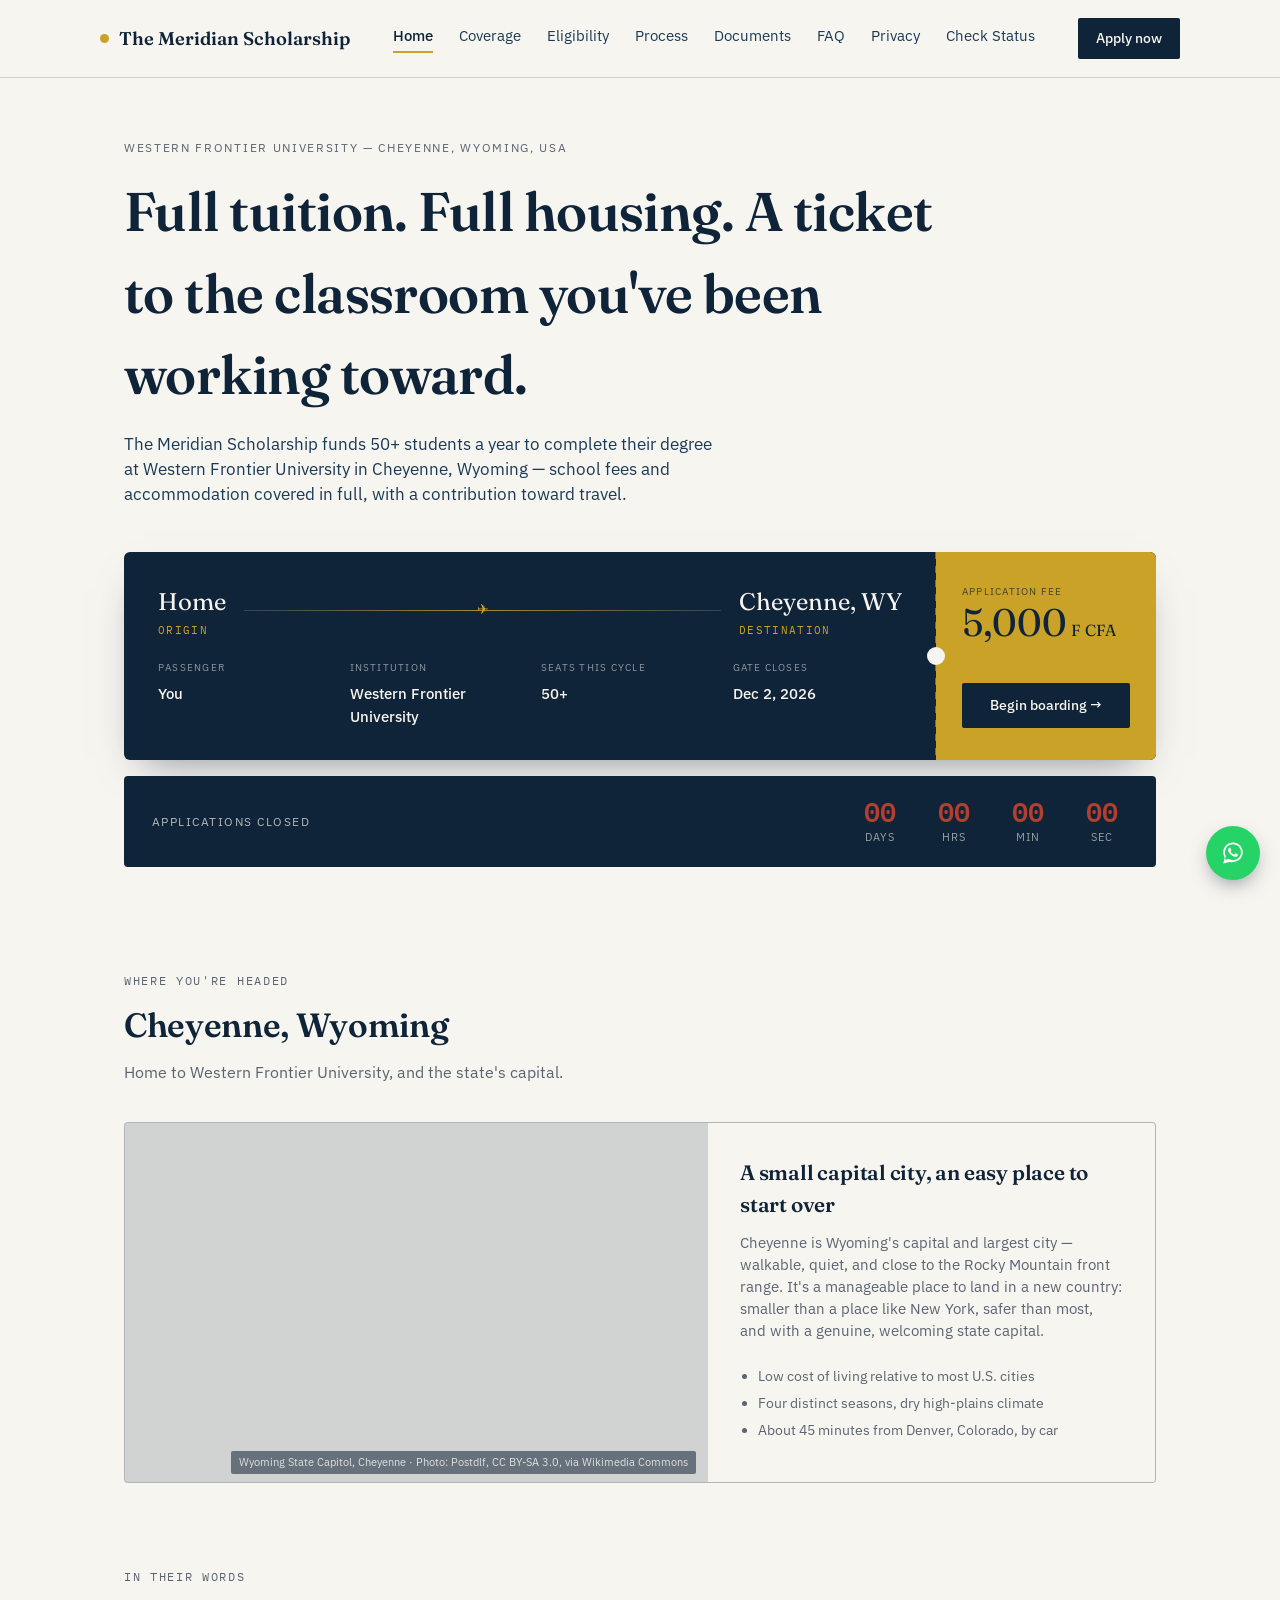
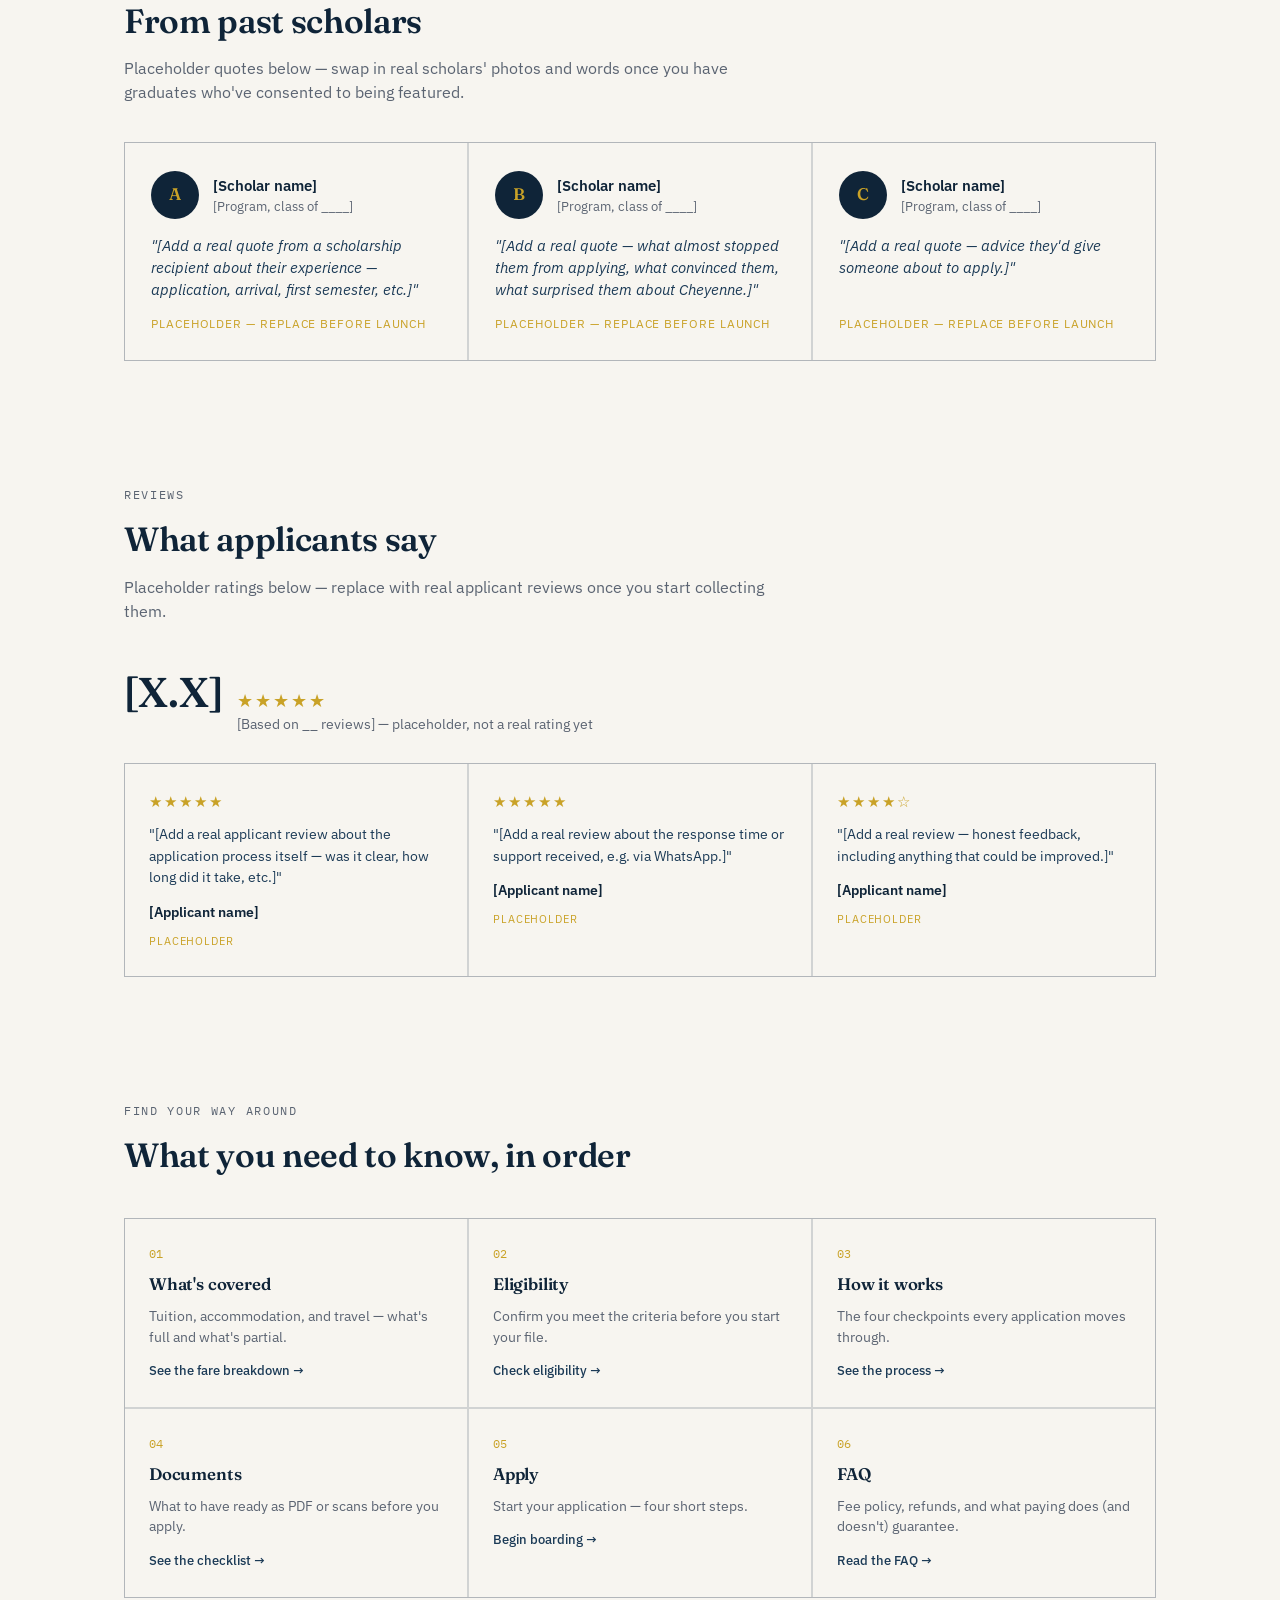
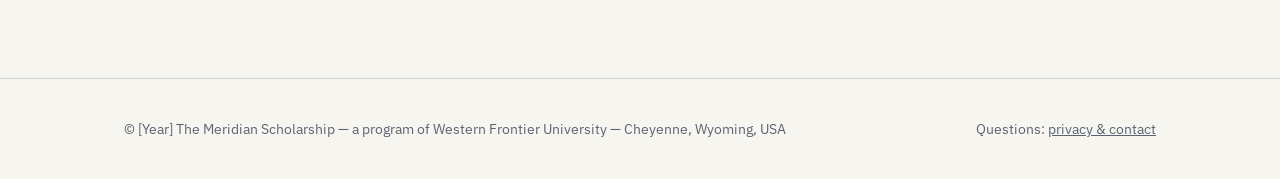
<file: index.html>
<!DOCTYPE html>
<html lang="en">
<head>
<meta charset="UTF-8">
<meta name="viewport" content="width=device-width, initial-scale=1.0">
<title>The Meridian Scholarship — Western Frontier University, Cheyenne, WY</title>
<link rel="stylesheet" href="styles.css">
</head>
<body>

<header class="site">
  <div class="wrap nav">
    <a href="index.html" class="brand"><span class="dot"></span>The Meridian Scholarship</a>
    <nav class="nav-links">
      <a href="index.html" class="current">Home</a>
      <a href="coverage.html">Coverage</a>
      <a href="eligibility.html">Eligibility</a>
      <a href="process.html">Process</a>
      <a href="documents.html">Documents</a>
      <a href="faq.html">FAQ</a>
      <a href="privacy.html">Privacy</a>
      <a href="status.html">Check Status</a>
    </nav>
    <a class="nav-cta" href="apply.html">Apply now</a>
    <button class="nav-burger" onclick="toggleNav()" aria-label="Open menu"><span></span><span></span><span></span></button>
  </div>
  <nav class="nav-mobile" id="navMobile">
    <a href="index.html" class="current">Home</a>
    <a href="coverage.html">Coverage</a>
    <a href="eligibility.html">Eligibility</a>
    <a href="process.html">Process</a>
    <a href="documents.html">Documents</a>
    <a href="faq.html">FAQ</a>
    <a href="privacy.html">Privacy</a>
    <a href="status.html">Check Status</a>
    <a href="apply.html" class="nav-mobile-cta">Apply now</a>
  </nav>
</header>

<section class="hero">
  <div class="wrap">
    <span class="eyebrow">Western Frontier University — Cheyenne, Wyoming, USA</span>
    <h1>Full tuition. Full housing. A ticket to the classroom you've been working toward.</h1>
    <p class="sub">The Meridian Scholarship funds 50+ students a year to complete their degree at Western Frontier University in Cheyenne, Wyoming — school fees and accommodation covered in full, with a contribution toward travel.</p>

    <div class="ticket">
      <div class="ticket-main">
        <div class="route">
          <div>
            <div class="city">Home</div>
            <div class="code mono">ORIGIN</div>
          </div>
          <div class="arc"></div>
          <div>
            <div class="city">Cheyenne, WY</div>
            <div class="code mono">DESTINATION</div>
          </div>
        </div>
        <div class="ticket-fields">
          <div><div class="f-label">Passenger</div><div class="f-value">You</div></div>
          <div><div class="f-label">Institution</div><div class="f-value">Western Frontier University</div></div>
          <div><div class="f-label">Seats this cycle</div><div class="f-value">50+</div></div>
          <div><div class="f-label">Gate closes</div><div class="f-value" id="gateCloses">—</div></div>
        </div>
      </div>
      <div class="ticket-stub">
        <div>
          <div class="stub-label">Application fee</div>
          <div class="stub-big">5,000<span style="font-size:1rem;"> F CFA</span></div>
        </div>
        <a class="stub-cta" href="apply.html">Begin boarding →</a>
      </div>
    </div>

    <div class="countdown" id="countdown">
      <span class="cd-label">Gate closes in</span>
      <div class="cd-units">
        <div class="cd-unit"><div class="cd-num" id="cdDays">--</div><div class="cd-word">Days</div></div>
        <div class="cd-unit"><div class="cd-num" id="cdHours">--</div><div class="cd-word">Hrs</div></div>
        <div class="cd-unit"><div class="cd-num" id="cdMinutes">--</div><div class="cd-word">Min</div></div>
        <div class="cd-unit"><div class="cd-num" id="cdSeconds">--</div><div class="cd-word">Sec</div></div>
      </div>
    </div>
  </div>
</section>

<section style="padding-bottom:20px;">
  <div class="wrap">
    <div class="section-head">
      <span class="eyebrow mono">Where you're headed</span>
      <h2>Cheyenne, Wyoming</h2>
      <p>Home to Western Frontier University, and the state's capital.</p>
    </div>
    <div class="destination">
      <div class="photo" style="background-image:url('https://commons.wikimedia.org/wiki/Special:FilePath/Wyoming_Capitol-2012-07-15_1437.jpg');">
        <span class="credit">Wyoming State Capitol, Cheyenne · Photo: Postdlf, CC BY-SA 3.0, via Wikimedia Commons</span>
      </div>
      <div class="copy">
        <h3>A small capital city, an easy place to start over</h3>
        <p>Cheyenne is Wyoming's capital and largest city — walkable, quiet, and close to the Rocky Mountain front range. It's a manageable place to land in a new country: smaller than a place like New York, safer than most, and with a genuine, welcoming state capital.</p>
        <ul>
          <li>Low cost of living relative to most U.S. cities</li>
          <li>Four distinct seasons, dry high-plains climate</li>
          <li>About 45 minutes from Denver, Colorado, by car</li>
        </ul>
      </div>
    </div>
  </div>
</section>

<section>
  <div class="wrap">
    <div class="section-head">
      <span class="eyebrow mono">In their words</span>
      <h2>From past scholars</h2>
      <p>Placeholder quotes below — swap in real scholars' photos and words once you have graduates who've consented to being featured.</p>
    </div>
    <div class="testimonial-grid">
      <div class="testimonial-card">
        <div class="t-head">
          <div class="t-avatar">A</div>
          <div><div class="t-name">[Scholar name]</div><div class="t-role">[Program, class of ____]</div></div>
        </div>
        <p class="t-quote">"[Add a real quote from a scholarship recipient about their experience — application, arrival, first semester, etc.]"</p>
        <div class="t-placeholder-flag">Placeholder — replace before launch</div>
      </div>
      <div class="testimonial-card">
        <div class="t-head">
          <div class="t-avatar">B</div>
          <div><div class="t-name">[Scholar name]</div><div class="t-role">[Program, class of ____]</div></div>
        </div>
        <p class="t-quote">"[Add a real quote — what almost stopped them from applying, what convinced them, what surprised them about Cheyenne.]"</p>
        <div class="t-placeholder-flag">Placeholder — replace before launch</div>
      </div>
      <div class="testimonial-card">
        <div class="t-head">
          <div class="t-avatar">C</div>
          <div><div class="t-name">[Scholar name]</div><div class="t-role">[Program, class of ____]</div></div>
        </div>
        <p class="t-quote">"[Add a real quote — advice they'd give someone about to apply.]"</p>
        <div class="t-placeholder-flag">Placeholder — replace before launch</div>
      </div>
    </div>
  </div>
</section>

<section>
  <div class="wrap">
    <div class="section-head">
      <span class="eyebrow mono">Reviews</span>
      <h2>What applicants say</h2>
      <p>Placeholder ratings below — replace with real applicant reviews once you start collecting them.</p>
    </div>
    <div class="reviews-summary">
      <div class="reviews-score">[X.X]</div>
      <div><div class="reviews-stars">★★★★★</div><div class="reviews-count">[Based on __ reviews] — placeholder, not a real rating yet</div></div>
    </div>
    <div class="review-grid">
      <div class="review-card">
        <div class="stars">★★★★★</div>
        <p class="r-quote">"[Add a real applicant review about the application process itself — was it clear, how long did it take, etc.]"</p>
        <div class="r-name">[Applicant name]</div>
        <div class="r-flag">Placeholder</div>
      </div>
      <div class="review-card">
        <div class="stars">★★★★★</div>
        <p class="r-quote">"[Add a real review about the response time or support received, e.g. via WhatsApp.]"</p>
        <div class="r-name">[Applicant name]</div>
        <div class="r-flag">Placeholder</div>
      </div>
      <div class="review-card">
        <div class="stars">★★★★☆</div>
        <p class="r-quote">"[Add a real review — honest feedback, including anything that could be improved.]"</p>
        <div class="r-name">[Applicant name]</div>
        <div class="r-flag">Placeholder</div>
      </div>
    </div>
  </div>
</section>

<section>
  <div class="wrap">
    <div class="section-head">
      <span class="eyebrow mono">Find your way around</span>
      <h2>What you need to know, in order</h2>
    </div>
    <div class="link-grid">
      <a class="link-card" href="coverage.html"><div class="n">01</div><h3>What's covered</h3><p>Tuition, accommodation, and travel — what's full and what's partial.</p><div class="go">See the fare breakdown →</div></a>
      <a class="link-card" href="eligibility.html"><div class="n">02</div><h3>Eligibility</h3><p>Confirm you meet the criteria before you start your file.</p><div class="go">Check eligibility →</div></a>
      <a class="link-card" href="process.html"><div class="n">03</div><h3>How it works</h3><p>The four checkpoints every application moves through.</p><div class="go">See the process →</div></a>
      <a class="link-card" href="documents.html"><div class="n">04</div><h3>Documents</h3><p>What to have ready as PDF or scans before you apply.</p><div class="go">See the checklist →</div></a>
      <a class="link-card" href="apply.html"><div class="n">05</div><h3>Apply</h3><p>Start your application — four short steps.</p><div class="go">Begin boarding →</div></a>
      <a class="link-card" href="faq.html"><div class="n">06</div><h3>FAQ</h3><p>Fee policy, refunds, and what paying does (and doesn't) guarantee.</p><div class="go">Read the FAQ →</div></a>
    </div>
  </div>
</section>

<footer>
  <div class="wrap">
    <span>© [Year] The Meridian Scholarship — a program of Western Frontier University — Cheyenne, Wyoming, USA</span>
    <span>Questions: <a href="privacy.html" style="color:inherit;">privacy & contact</a></span>
  </div>
</footer>

<script src="nav.js"></script>
<script src="countdown.js"></script>
</body>
</html>
</file>
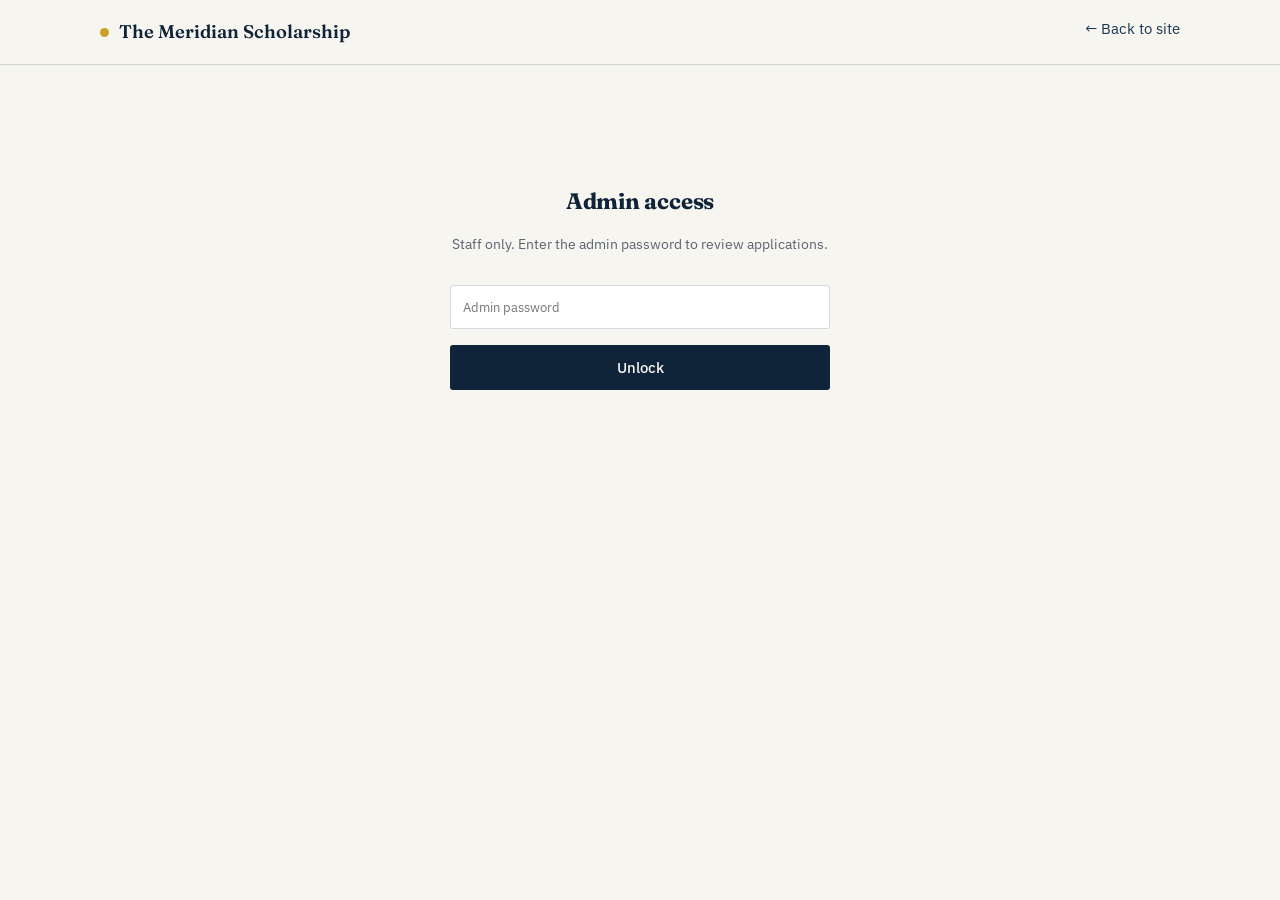
<file: admin.html>
<!DOCTYPE html>
<html lang="en">
<head>
<meta charset="UTF-8">
<meta name="viewport" content="width=device-width, initial-scale=1.0">
<title>Admin — The Meridian Scholarship</title>
<meta name="robots" content="noindex, nofollow">
<link rel="stylesheet" href="styles.css">
<style>
  .admin-wrap{ max-width:1000px; margin:0 auto; padding:40px 24px 80px; }
  .admin-lock{ max-width:380px; margin:80px auto; text-align:center; }
  .admin-lock input{ width:100%; padding:12px; border:1px solid var(--line); border-radius:3px; margin:16px 0; font-family:inherit; }
  table.admin-table{ width:100%; border-collapse:collapse; margin-top:24px; font-size:0.88rem; }
  table.admin-table th{ text-align:left; padding:10px 12px; background:var(--ink); color:var(--paper); font-size:0.72rem; text-transform:uppercase; letter-spacing:0.08em; }
  table.admin-table td{ padding:10px 12px; border-bottom:1px solid var(--line); vertical-align:top; }
  table.admin-table tr:hover td{ background:var(--paper-dim); }
  table.admin-table select{ padding:6px 8px; border:1px solid var(--line); border-radius:3px; font-family:inherit; font-size:0.85rem; }
  .admin-id{ font-family:'IBM Plex Mono',monospace; font-size:0.82rem; }
  .admin-refresh{ margin-top:20px; }
  .admin-empty{ color:var(--slate); padding:40px 0; text-align:center; }
</style>
</head>
<body>

<header class="site">
  <div class="wrap nav">
    <a href="index.html" class="brand"><span class="dot"></span>The Meridian Scholarship</a>
    <nav class="nav-links"><a href="index.html">← Back to site</a></nav>
  </div>
</header>

<div class="admin-wrap">

  <div id="lockScreen" class="admin-lock">
    <h1 style="font-size:1.4rem;">Admin access</h1>
    <p style="color:var(--slate); font-size:0.9rem;">Staff only. Enter the admin password to review applications.</p>
    <input type="password" id="adminPasswordInput" placeholder="Admin password" onkeydown="if(event.key==='Enter') unlock()">
    <button class="btn btn-primary" onclick="unlock()" style="width:100%;">Unlock</button>
    <p id="lockError" class="notice" style="color:var(--red); display:none;"></p>
  </div>

  <div id="dashboard" style="display:none;">
    <h1 style="font-size:1.4rem;">Applications</h1>
    <p style="color:var(--slate); font-size:0.9rem;">Review submissions and update status. Status changes are visible to applicants immediately on the status-check page.</p>
    <button class="btn btn-ghost admin-refresh" onclick="loadApplications()">Refresh</button>
    <div id="tableContainer"></div>
  </div>

</div>

<script>
  const STATUS_OPTIONS = [
    ["submitted", "Submitted"],
    ["payment_verified", "Payment verified"],
    ["under_review", "Under review"],
    ["awarded", "Awarded"],
    ["not_selected", "Not selected"],
  ];

  function getPassword(){
    return sessionStorage.getItem('adminPassword') || '';
  }

  function unlock(){
    const pw = document.getElementById('adminPasswordInput').value;
    if(!pw){ return; }
    sessionStorage.setItem('adminPassword', pw);
    loadApplications();
  }

  async function loadApplications(){
    const pw = getPassword();
    const errorBox = document.getElementById('lockError');

    try{
      const res = await fetch('/api/list-applications', {
        headers: { 'x-admin-password': pw }
      });

      if(res.status === 401){
        sessionStorage.removeItem('adminPassword');
        document.getElementById('lockScreen').style.display = 'block';
        document.getElementById('dashboard').style.display = 'none';
        errorBox.style.display = 'block';
        errorBox.textContent = 'Incorrect password.';
        return;
      }

      if(res.status === 503){
        errorBox.style.display = 'block';
        errorBox.textContent = 'Admin access is not configured yet — set the ADMIN_PASSWORD environment variable in Netlify.';
        return;
      }

      if(!res.ok) throw new Error('Failed to load');

      const data = await res.json();
      document.getElementById('lockScreen').style.display = 'none';
      document.getElementById('dashboard').style.display = 'block';
      renderTable(data.applications || []);
    }catch(err){
      errorBox.style.display = 'block';
      errorBox.textContent = 'Something went wrong loading applications. Please try again.';
    }
  }

  function renderTable(applications){
    const container = document.getElementById('tableContainer');

    if(applications.length === 0){
      container.innerHTML = '<div class="admin-empty">No applications yet.</div>';
      return;
    }

    let html = '<table class="admin-table"><thead><tr><th>Application ID</th><th>Name</th><th>Email</th><th>Submitted</th><th>Status</th></tr></thead><tbody>';

    applications.forEach(app => {
      const submitted = app.submittedAt ? new Date(app.submittedAt).toLocaleString() : '—';
      let options = '';
      STATUS_OPTIONS.forEach(([value, label]) => {
        options += `<option value="${value}" ${app.status === value ? 'selected' : ''}>${label}</option>`;
      });

      html += `<tr>
        <td class="admin-id">${app.id}</td>
        <td>${app.fullName || '—'}</td>
        <td>${app.email || '—'}</td>
        <td>${submitted}</td>
        <td><select onchange="updateStatus('${app.id}', this.value, this)">${options}</select></td>
      </tr>`;
    });

    html += '</tbody></table>';
    container.innerHTML = html;
  }

  async function updateStatus(id, status, selectEl){
    const pw = getPassword();
    selectEl.disabled = true;

    try{
      const res = await fetch('/api/update-status', {
        method: 'POST',
        headers: { 'Content-Type': 'application/json', 'x-admin-password': pw },
        body: JSON.stringify({ applicationId: id, status }),
      });
      if(!res.ok) throw new Error('Update failed');
    }catch(err){
      alert('Could not update status for ' + id + '. Please try again.');
    }finally{
      selectEl.disabled = false;
    }
  }

  // Auto-load if a password is already stored for this session.
  if(getPassword()){
    loadApplications();
  }
</script>

</body>
</html>
</file>
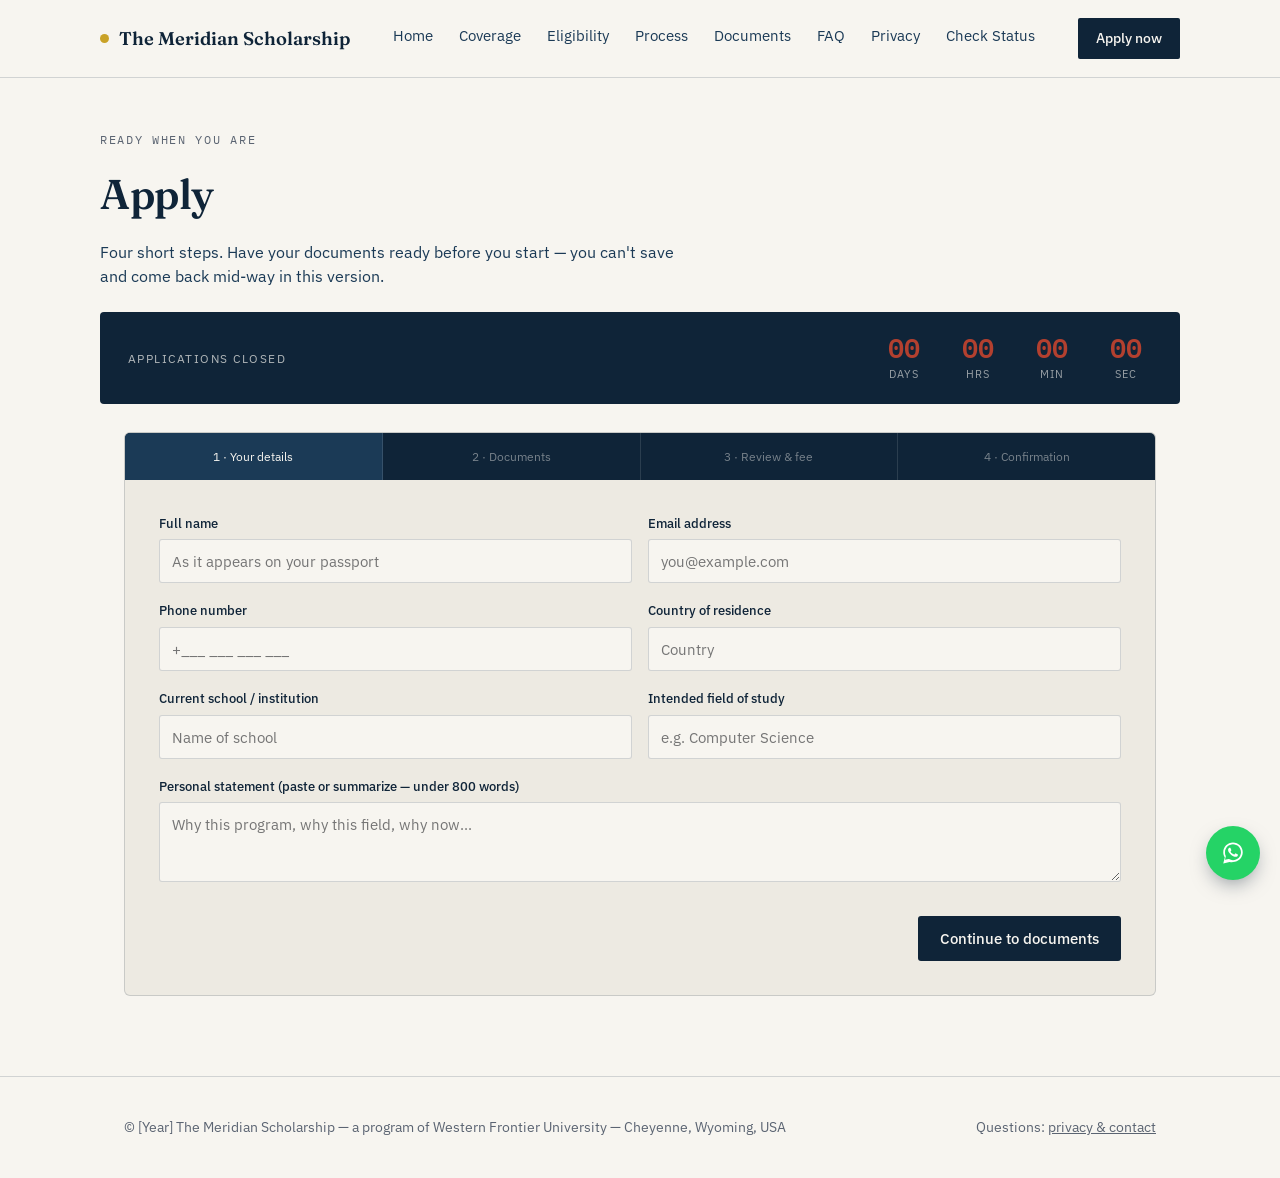
<file: apply.html>
<!DOCTYPE html>
<html lang="en">
<head>
<meta charset="UTF-8">
<meta name="viewport" content="width=device-width, initial-scale=1.0">
<title>Apply — The Meridian Scholarship (Western Frontier University)</title>
<link rel="stylesheet" href="styles.css">
</head>
<body>

<header class="site">
  <div class="wrap nav">
    <a href="index.html" class="brand"><span class="dot"></span>The Meridian Scholarship</a>
    <nav class="nav-links">
      <a href="index.html">Home</a>
      <a href="coverage.html">Coverage</a>
      <a href="eligibility.html">Eligibility</a>
      <a href="process.html">Process</a>
      <a href="documents.html">Documents</a>
      <a href="faq.html">FAQ</a>
      <a href="privacy.html">Privacy</a>
      <a href="status.html">Check Status</a>
    </nav>
    <a class="nav-cta" href="apply.html">Apply now</a>
    <button class="nav-burger" onclick="toggleNav()" aria-label="Open menu"><span></span><span></span><span></span></button>
  </div>
  <nav class="nav-mobile" id="navMobile">
    <a href="index.html">Home</a>
    <a href="coverage.html">Coverage</a>
    <a href="eligibility.html">Eligibility</a>
    <a href="process.html">Process</a>
    <a href="documents.html">Documents</a>
    <a href="faq.html">FAQ</a>
    <a href="privacy.html">Privacy</a>
    <a href="status.html">Check Status</a>
    <a href="apply.html" class="nav-mobile-cta">Apply now</a>
  </nav>
</header>

<div class="page-hero wrap">
  <span class="eyebrow mono">Ready when you are</span>
  <h1>Apply</h1>
  <p class="sub">Four short steps. Have your documents ready before you start — you can't save and come back mid-way in this version.</p>
  <div class="countdown" id="countdown" style="margin-top:24px;">
    <span class="cd-label">Gate closes in</span>
    <div class="cd-units">
      <div class="cd-unit"><div class="cd-num" id="cdDays">--</div><div class="cd-word">Days</div></div>
      <div class="cd-unit"><div class="cd-num" id="cdHours">--</div><div class="cd-word">Hrs</div></div>
      <div class="cd-unit"><div class="cd-num" id="cdMinutes">--</div><div class="cd-word">Min</div></div>
      <div class="cd-unit"><div class="cd-num" id="cdSeconds">--</div><div class="cd-word">Sec</div></div>
    </div>
  </div>
</div>

<section style="padding-top:20px;">
  <div class="wrap">
    <div class="app-shell">
      <div class="app-steps">
        <div class="app-step active" data-step="1">1 · Your details</div>
        <div class="app-step" data-step="2">2 · Documents</div>
        <div class="app-step" data-step="3">3 · Review & fee</div>
        <div class="app-step" data-step="4">4 · Confirmation</div>
      </div>

      <div class="app-body">
        <form name="scholarship-application" method="POST" data-netlify="true" netlify-honeypot="bot-field" enctype="multipart/form-data" id="applicationForm">
        <input type="hidden" name="form-name" value="scholarship-application">
        <input type="hidden" name="application-id" id="applicationIdField">
        <p class="hidden-field"><label>Leave this empty: <input name="bot-field"></label></p>

        <!-- STEP 1 -->
        <div class="step-panel" id="panel-1">
          <div class="row2">
            <div class="field"><label for="fname">Full name</label><input type="text" id="fname" name="full-name" placeholder="As it appears on your passport"></div>
            <div class="field"><label for="email">Email address</label><input type="email" id="email" name="email" placeholder="you@example.com"></div>
          </div>
          <div class="row2">
            <div class="field"><label for="phone">Phone number</label><input type="tel" id="phone" name="phone" placeholder="+___ ___ ___ ___"></div>
            <div class="field"><label for="country">Country of residence</label><input type="text" id="country" name="country" placeholder="Country"></div>
          </div>
          <div class="row2">
            <div class="field"><label for="school">Current school / institution</label><input type="text" id="school" name="school" placeholder="Name of school"></div>
            <div class="field"><label for="field">Intended field of study</label><input type="text" id="field" name="field-of-study" placeholder="e.g. Computer Science"></div>
          </div>
          <div class="field"><label for="statement">Personal statement (paste or summarize — under 800 words)</label><textarea id="statement" name="personal-statement" placeholder="Why this program, why this field, why now..."></textarea></div>
          <div class="btn-row"><span></span><button class="btn btn-primary" type="button" onclick="goStep(2)">Continue to documents</button></div>
        </div>

        <!-- STEP 2 -->
        <div class="step-panel" id="panel-2" style="display:none;">
          <div class="field"><label>Academic transcripts</label>
            <div class="upload"><input type="file" name="doc-transcripts" onchange="markUploaded(this)"><span class="status"></span></div>
          </div>
          <div class="field"><label>Proof of U.S. admission (or application in progress)</label>
            <div class="upload"><input type="file" name="doc-admission-proof" onchange="markUploaded(this)"><span class="status"></span></div>
          </div>
          <div class="field"><label>Government ID or passport</label>
            <div class="upload"><input type="file" name="doc-id" onchange="markUploaded(this)"><span class="status"></span></div>
          </div>
          <div class="field"><label>Recommendation letter</label>
            <div class="upload"><input type="file" name="doc-recommendation" onchange="markUploaded(this)"><span class="status"></span></div>
          </div>
          <div class="field"><label>Proof of English proficiency (if applicable)</label>
            <div class="upload"><input type="file" name="doc-english-proficiency" onchange="markUploaded(this)"><span class="status"></span></div>
          </div>
          <div class="btn-row">
            <button class="btn btn-ghost" type="button" onclick="goStep(1)">Back</button>
            <button class="btn btn-primary" type="button" onclick="goStep(3)">Continue to review</button>
          </div>
        </div>

        <!-- STEP 3 -->
        <div class="step-panel" id="panel-3" style="display:none;">
          <ul class="review-list" id="reviewList"></ul>

          <div class="fee-box" style="margin-top:24px;">
            <span>Application processing fee</span>
            <span class="amt">5,000 F CFA</span>
          </div>

          <div class="dial-box">
            <div class="dial-label">Step 1 — Send the fee by Mobile Money</div>
            <div class="dial-code mono" id="dialCode">*126*9*673714739*5000#</div>
            <button class="dial-copy" onclick="copyDial()" type="button">Copy code</button>
            <ol class="dial-steps">
              <li>Dial the code above on the phone you'll pay from, then press call/send.</li>
              <li>Confirm the recipient name shown matches <strong>Western Frontier University</strong> before you send. If it shows a different or personal name, stop and contact us — do not send the money.</li>
              <li>You'll receive an SMS confirmation with a transaction ID once the transfer completes.</li>
            </ol>
            <p class="notice" style="margin-top:14px;">Having trouble sending the payment? <a href="https://wa.me/14384448381" style="color:var(--ink); text-decoration:underline;">Message us on WhatsApp</a> and we'll help directly.</p>
          </div>

          <div class="row2" style="margin-top:20px;">
            <div class="field"><label for="txnId">Step 2 — Transaction ID from the confirmation SMS</label><input type="text" id="txnId" name="transaction-id" placeholder="e.g. MP240730.1234.A56789" oninput="checkProofReady()"></div>
            <div class="field"><label>Step 3 — Upload proof of payment</label>
              <div class="upload"><input type="file" id="proofFile" name="payment-proof" onchange="markUploaded(this); checkProofReady();"><span class="status"></span></div>
            </div>
          </div>

          <p class="notice">This fee covers document verification and file processing. <strong>It is non-refundable and does not guarantee selection.</strong> Payment is verified manually by our team — your fee is not confirmed as "paid" until we match your transaction ID against the mobile money statement, usually within a few business days. If the fee would prevent you from applying, contact us before paying — fee waivers are available for demonstrated financial hardship.</p>

          <div class="btn-row">
            <button class="btn btn-ghost" type="button" onclick="goStep(2)">Back</button>
            <button class="btn btn-primary" id="payBtn" type="button" onclick="submitApp()" disabled>Submit application for payment review</button>
          </div>
        </div>
        </form>

        <!-- STEP 4 -->
        <div class="step-panel" id="panel-4" style="display:none;">
          <div class="ticket" style="margin-top:0;">
            <div class="ticket-main">
              <div class="route">
                <div><div class="city">Application</div><div class="code mono">RECEIVED</div></div>
                <div class="arc"></div>
                <div><div class="city">Under review</div><div class="code mono">STATUS</div></div>
              </div>
              <div class="ticket-fields">
                <div><div class="f-label">Application ID</div><div class="f-value confirm-id" id="appId">—</div></div>
                <div><div class="f-label">Fee</div><div class="f-value">Verification pending</div></div>
                <div><div class="f-label">Next checkpoint</div><div class="f-value">Payment & document screening</div></div>
                <div><div class="f-label">Decisions by</div><div class="f-value">[Date]</div></div>
              </div>
            </div>
            <div class="ticket-stub">
              <div><div class="stub-label">Status</div><div class="stub-big" style="font-size:1.6rem;">Boarding<br>pending</div></div>
            </div>
          </div>
          <p class="notice" style="margin-top:20px;">Save your Application ID and transaction ID. Our team will match your payment against the mobile money statement and email you once it's confirmed — this can take a few business days. Your file only moves to document review after payment is verified. You can <a href="status.html" style="color:var(--ink); text-decoration:underline;">check your status here</a> any time using this ID and your email.</p>
          <div class="btn-row"><a href="index.html" style="text-decoration:none; color:var(--ink-soft); font-size:0.9rem;">← Back to home</a><span></span></div>
        </div>

      </div>
    </div>
  </div>
</section>

<footer>
  <div class="wrap">
    <span>© [Year] The Meridian Scholarship — a program of Western Frontier University — Cheyenne, Wyoming, USA</span>
    <span>Questions: <a href="privacy.html" style="color:inherit;">privacy & contact</a></span>
  </div>
</footer>

<script>
  function goStep(n){
    for(let i=1;i<=4;i++){
      document.getElementById('panel-'+i).style.display = (i===n) ? 'block' : 'none';
      const stepEl = document.querySelector('.app-step[data-step="'+i+'"]');
      stepEl.classList.remove('active','done');
      if(i===n) stepEl.classList.add('active');
      if(i<n) stepEl.classList.add('done');
    }
    if(n===3) buildReview();
    window.scrollTo({top:0, behavior:'smooth'});
  }

  function markUploaded(input){
    const status = input.parentElement.querySelector('.status');
    status.textContent = input.files.length ? '✓ ' + input.files[0].name : '';
  }

  function checkProofReady(){
    const txnId = document.getElementById('txnId').value.trim();
    const hasFile = document.getElementById('proofFile').files.length > 0;
    document.getElementById('payBtn').disabled = !(txnId.length > 3 && hasFile);
  }

  function copyDial(){
    const code = document.getElementById('dialCode').textContent;
    navigator.clipboard.writeText(code).then(()=>{
      const btn = document.querySelector('.dial-copy');
      const original = btn.textContent;
      btn.textContent = 'Copied';
      setTimeout(()=>{ btn.textContent = original; }, 1500);
    });
  }

  function buildReview(){
    const fields = [
      ['Full name', document.getElementById('fname').value || '—'],
      ['Email', document.getElementById('email').value || '—'],
      ['Country', document.getElementById('country').value || '—'],
      ['Current school', document.getElementById('school').value || '—'],
      ['Field of study', document.getElementById('field').value || '—'],
    ];
    const list = document.getElementById('reviewList');
    list.innerHTML = '';
    fields.forEach(([label,val])=>{
      const li = document.createElement('li');
      li.innerHTML = '<span>'+label+'</span><span>'+val+'</span>';
      list.appendChild(li);
    });
  }

  function submitApp(){
    const btn = document.getElementById('payBtn');
    btn.disabled = true;
    btn.textContent = 'Submitting…';

    const id = 'MS-' + new Date().getFullYear() + '-' + Math.floor(100000 + Math.random()*900000);
    document.getElementById('applicationIdField').value = id;

    const email = document.getElementById('email').value.trim();
    const fullName = document.getElementById('fname').value.trim();

    const form = document.getElementById('applicationForm');
    const formData = new FormData(form);

    fetch('/', { method: 'POST', body: formData })
      .then((res) => {
        if(!res.ok) throw new Error('Submit failed');
        // Also register the application for status lookups. Non-blocking:
        // if this fails, the Netlify Forms submission above already succeeded.
        return fetch('/api/create-application', {
          method: 'POST',
          headers: { 'Content-Type': 'application/json' },
          body: JSON.stringify({ applicationId: id, email, fullName }),
        }).catch(() => {});
      })
      .then(() => {
        document.getElementById('appId').textContent = id;
        goStep(4);
      })
      .catch(() => {
        btn.disabled = false;
        btn.textContent = 'Submit application for payment review';
        alert('Something went wrong submitting your application. Please check your connection and try again, or contact us directly.');
      });
  }
</script>

<script src="nav.js"></script>
<script src="countdown.js"></script>
</body>
</html>
</file>
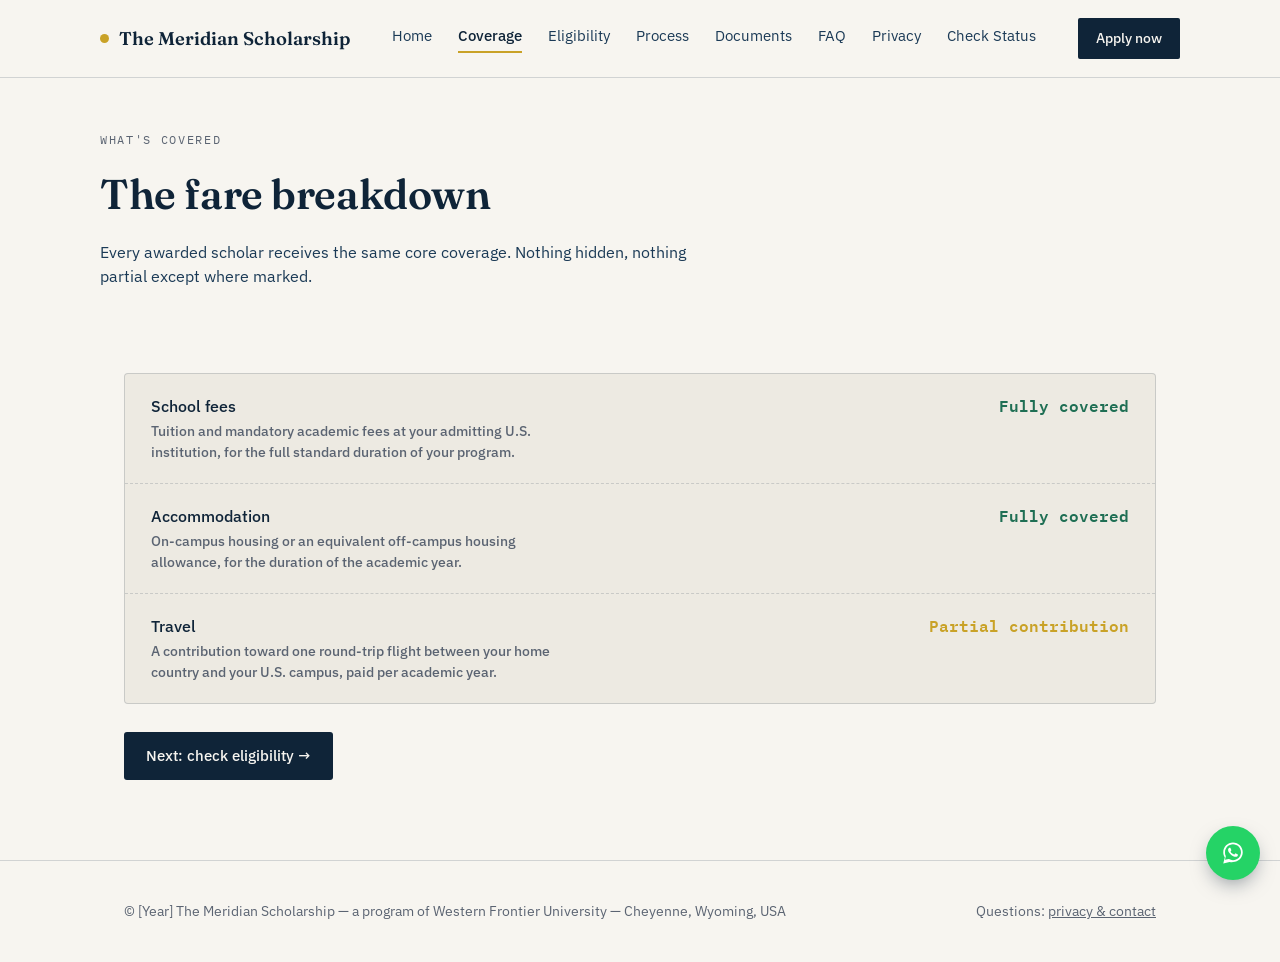
<file: coverage.html>
<!DOCTYPE html>
<html lang="en">
<head>
<meta charset="UTF-8">
<meta name="viewport" content="width=device-width, initial-scale=1.0">
<title>Coverage — The Meridian Scholarship (Western Frontier University)</title>
<link rel="stylesheet" href="styles.css">
</head>
<body>

<header class="site">
  <div class="wrap nav">
    <a href="index.html" class="brand"><span class="dot"></span>The Meridian Scholarship</a>
    <nav class="nav-links">
      <a href="index.html">Home</a>
      <a href="coverage.html" class="current">Coverage</a>
      <a href="eligibility.html">Eligibility</a>
      <a href="process.html">Process</a>
      <a href="documents.html">Documents</a>
      <a href="faq.html">FAQ</a>
      <a href="privacy.html">Privacy</a>
      <a href="status.html">Check Status</a>
    </nav>
    <a class="nav-cta" href="apply.html">Apply now</a>
    <button class="nav-burger" onclick="toggleNav()" aria-label="Open menu"><span></span><span></span><span></span></button>
  </div>
  <nav class="nav-mobile" id="navMobile">
    <a href="index.html">Home</a>
    <a href="coverage.html" class="current">Coverage</a>
    <a href="eligibility.html">Eligibility</a>
    <a href="process.html">Process</a>
    <a href="documents.html">Documents</a>
    <a href="faq.html">FAQ</a>
    <a href="privacy.html">Privacy</a>
    <a href="status.html">Check Status</a>
    <a href="apply.html" class="nav-mobile-cta">Apply now</a>
  </nav>
</header>

<div class="page-hero wrap">
  <span class="eyebrow mono">What's covered</span>
  <h1>The fare breakdown</h1>
  <p class="sub">Every awarded scholar receives the same core coverage. Nothing hidden, nothing partial except where marked.</p>
</div>

<section>
  <div class="wrap">
    <div class="fare">
      <div class="fare-row">
        <div class="item">School fees<span class="desc">Tuition and mandatory academic fees at your admitting U.S. institution, for the full standard duration of your program.</span></div>
        <div class="amt">Fully covered</div>
      </div>
      <div class="fare-row">
        <div class="item">Accommodation<span class="desc">On-campus housing or an equivalent off-campus housing allowance, for the duration of the academic year.</span></div>
        <div class="amt">Fully covered</div>
      </div>
      <div class="fare-row">
        <div class="item">Travel<span class="desc">A contribution toward one round-trip flight between your home country and your U.S. campus, paid per academic year.</span></div>
        <div class="amt partial">Partial contribution</div>
      </div>
    </div>
    <div class="btn-row" style="justify-content:flex-start;">
      <a class="btn btn-primary" href="eligibility.html" style="text-decoration:none;">Next: check eligibility →</a>
    </div>
  </div>
</section>

<footer>
  <div class="wrap">
    <span>© [Year] The Meridian Scholarship — a program of Western Frontier University — Cheyenne, Wyoming, USA</span>
    <span>Questions: <a href="privacy.html" style="color:inherit;">privacy & contact</a></span>
  </div>
</footer>

<script src="nav.js"></script>
</body>
</html>
</file>
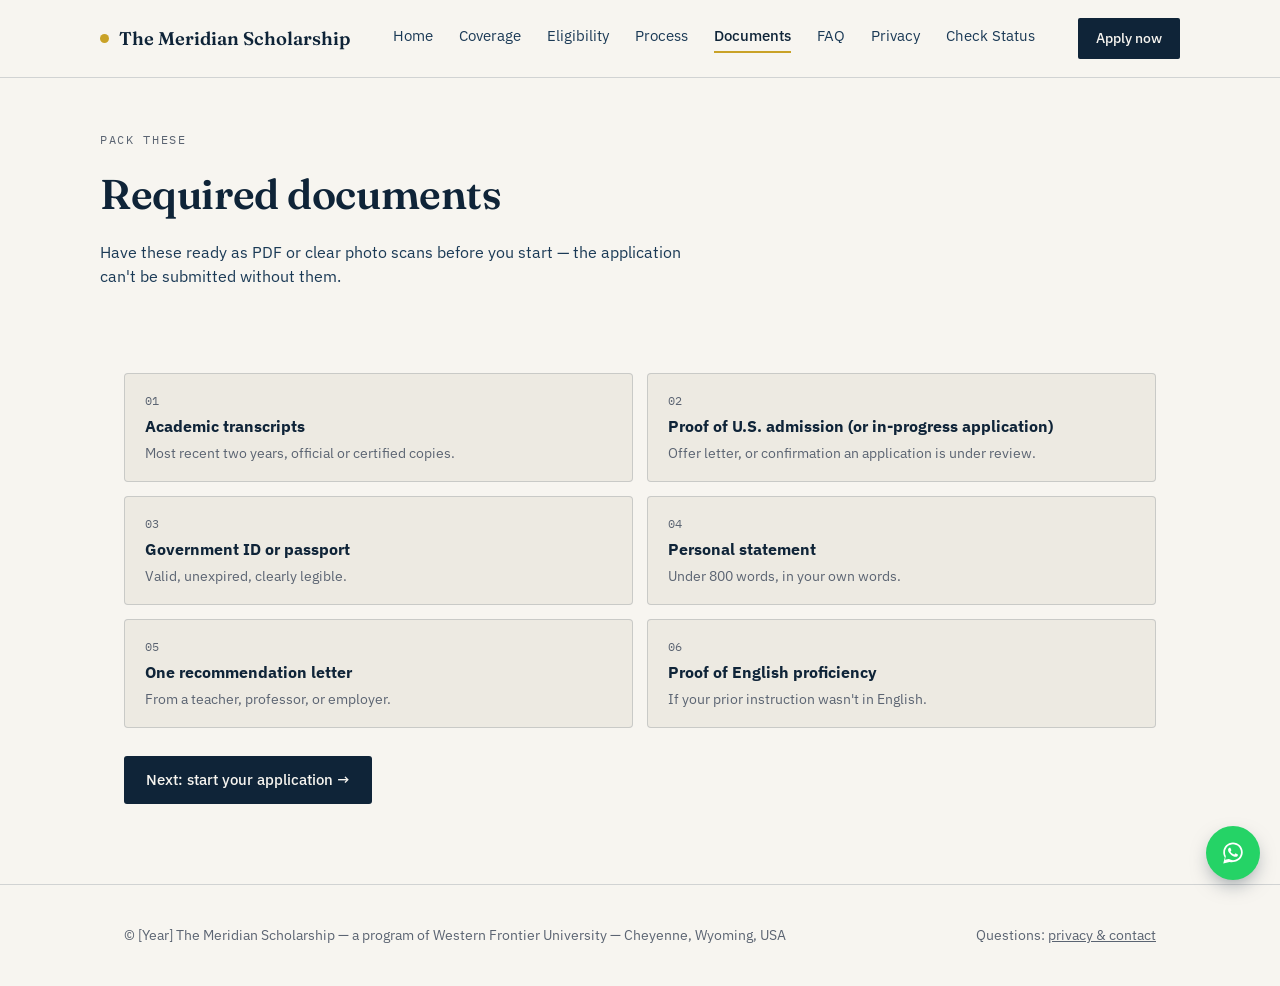
<file: documents.html>
<!DOCTYPE html>
<html lang="en">
<head>
<meta charset="UTF-8">
<meta name="viewport" content="width=device-width, initial-scale=1.0">
<title>Documents — The Meridian Scholarship (Western Frontier University)</title>
<link rel="stylesheet" href="styles.css">
</head>
<body>

<header class="site">
  <div class="wrap nav">
    <a href="index.html" class="brand"><span class="dot"></span>The Meridian Scholarship</a>
    <nav class="nav-links">
      <a href="index.html">Home</a>
      <a href="coverage.html">Coverage</a>
      <a href="eligibility.html">Eligibility</a>
      <a href="process.html">Process</a>
      <a href="documents.html" class="current">Documents</a>
      <a href="faq.html">FAQ</a>
      <a href="privacy.html">Privacy</a>
      <a href="status.html">Check Status</a>
    </nav>
    <a class="nav-cta" href="apply.html">Apply now</a>
    <button class="nav-burger" onclick="toggleNav()" aria-label="Open menu"><span></span><span></span><span></span></button>
  </div>
  <nav class="nav-mobile" id="navMobile">
    <a href="index.html">Home</a>
    <a href="coverage.html">Coverage</a>
    <a href="eligibility.html">Eligibility</a>
    <a href="process.html">Process</a>
    <a href="documents.html" class="current">Documents</a>
    <a href="faq.html">FAQ</a>
    <a href="privacy.html">Privacy</a>
    <a href="status.html">Check Status</a>
    <a href="apply.html" class="nav-mobile-cta">Apply now</a>
  </nav>
</header>

<div class="page-hero wrap">
  <span class="eyebrow mono">Pack these</span>
  <h1>Required documents</h1>
  <p class="sub">Have these ready as PDF or clear photo scans before you start — the application can't be submitted without them.</p>
</div>

<section>
  <div class="wrap">
    <div class="docs-grid">
      <div class="doc-card"><div class="n">01</div><h4>Academic transcripts</h4><p>Most recent two years, official or certified copies.</p></div>
      <div class="doc-card"><div class="n">02</div><h4>Proof of U.S. admission (or in-progress application)</h4><p>Offer letter, or confirmation an application is under review.</p></div>
      <div class="doc-card"><div class="n">03</div><h4>Government ID or passport</h4><p>Valid, unexpired, clearly legible.</p></div>
      <div class="doc-card"><div class="n">04</div><h4>Personal statement</h4><p>Under 800 words, in your own words.</p></div>
      <div class="doc-card"><div class="n">05</div><h4>One recommendation letter</h4><p>From a teacher, professor, or employer.</p></div>
      <div class="doc-card"><div class="n">06</div><h4>Proof of English proficiency</h4><p>If your prior instruction wasn't in English.</p></div>
    </div>
    <div class="btn-row" style="justify-content:flex-start;">
      <a class="btn btn-primary" href="apply.html" style="text-decoration:none;">Next: start your application →</a>
    </div>
  </div>
</section>

<footer>
  <div class="wrap">
    <span>© [Year] The Meridian Scholarship — a program of Western Frontier University — Cheyenne, Wyoming, USA</span>
    <span>Questions: <a href="privacy.html" style="color:inherit;">privacy & contact</a></span>
  </div>
</footer>

<script src="nav.js"></script>
</body>
</html>
</file>
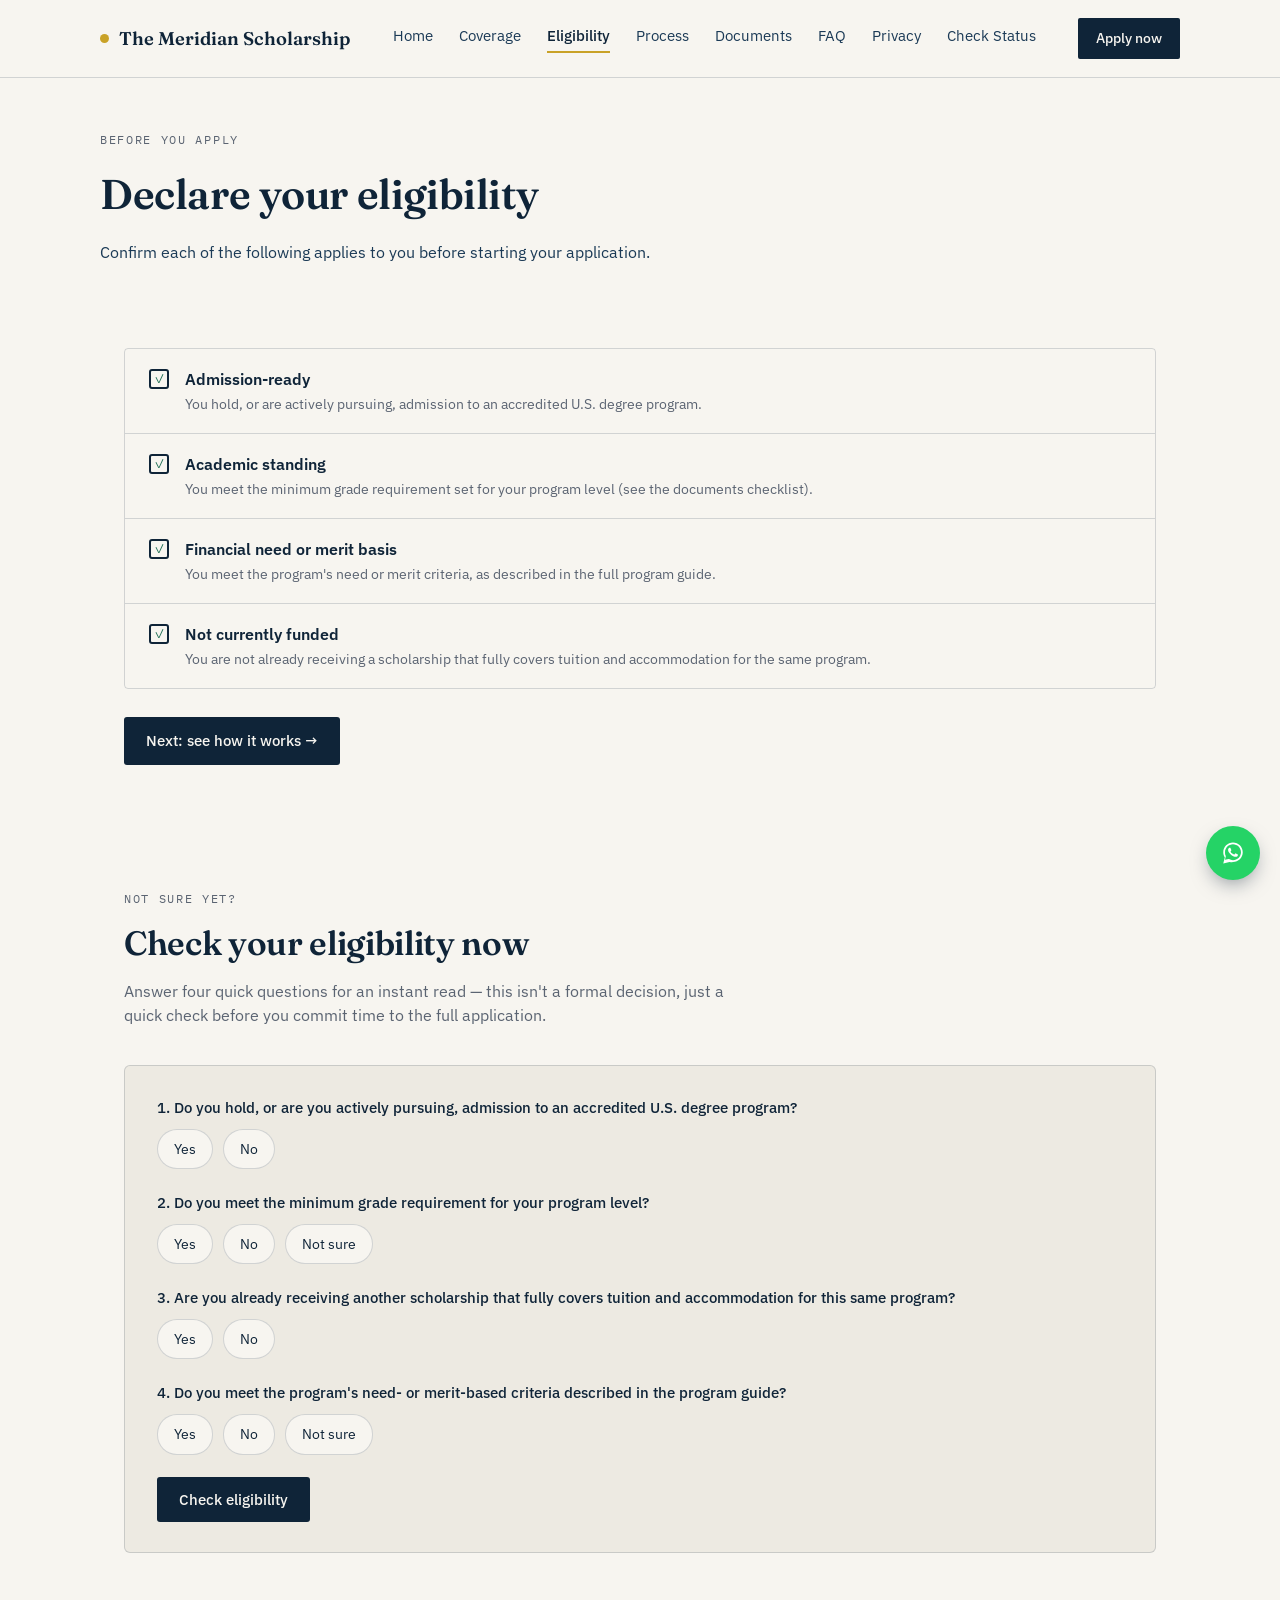
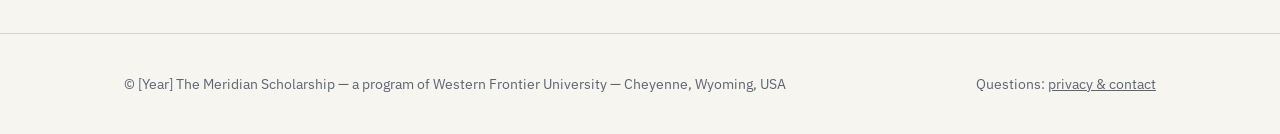
<file: eligibility.html>
<!DOCTYPE html>
<html lang="en">
<head>
<meta charset="UTF-8">
<meta name="viewport" content="width=device-width, initial-scale=1.0">
<title>Eligibility — The Meridian Scholarship (Western Frontier University)</title>
<link rel="stylesheet" href="styles.css">
</head>
<body>

<header class="site">
  <div class="wrap nav">
    <a href="index.html" class="brand"><span class="dot"></span>The Meridian Scholarship</a>
    <nav class="nav-links">
      <a href="index.html">Home</a>
      <a href="coverage.html">Coverage</a>
      <a href="eligibility.html" class="current">Eligibility</a>
      <a href="process.html">Process</a>
      <a href="documents.html">Documents</a>
      <a href="faq.html">FAQ</a>
      <a href="privacy.html">Privacy</a>
      <a href="status.html">Check Status</a>
    </nav>
    <a class="nav-cta" href="apply.html">Apply now</a>
    <button class="nav-burger" onclick="toggleNav()" aria-label="Open menu"><span></span><span></span><span></span></button>
  </div>
  <nav class="nav-mobile" id="navMobile">
    <a href="index.html">Home</a>
    <a href="coverage.html">Coverage</a>
    <a href="eligibility.html" class="current">Eligibility</a>
    <a href="process.html">Process</a>
    <a href="documents.html">Documents</a>
    <a href="faq.html">FAQ</a>
    <a href="privacy.html">Privacy</a>
    <a href="status.html">Check Status</a>
    <a href="apply.html" class="nav-mobile-cta">Apply now</a>
  </nav>
</header>

<div class="page-hero wrap">
  <span class="eyebrow mono">Before you apply</span>
  <h1>Declare your eligibility</h1>
  <p class="sub">Confirm each of the following applies to you before starting your application.</p>
</div>

<section>
  <div class="wrap">
    <div class="declare">
      <div class="declare-item"><div class="box">✓</div><div class="txt"><strong>Admission-ready</strong><span>You hold, or are actively pursuing, admission to an accredited U.S. degree program.</span></div></div>
      <div class="declare-item"><div class="box">✓</div><div class="txt"><strong>Academic standing</strong><span>You meet the minimum grade requirement set for your program level (see the documents checklist).</span></div></div>
      <div class="declare-item"><div class="box">✓</div><div class="txt"><strong>Financial need or merit basis</strong><span>You meet the program's need or merit criteria, as described in the full program guide.</span></div></div>
      <div class="declare-item"><div class="box">✓</div><div class="txt"><strong>Not currently funded</strong><span>You are not already receiving a scholarship that fully covers tuition and accommodation for the same program.</span></div></div>
    </div>
    <div class="btn-row" style="justify-content:flex-start;">
      <a class="btn btn-primary" href="process.html" style="text-decoration:none;">Next: see how it works →</a>
    </div>
  </div>
</section>

<section>
  <div class="wrap">
    <div class="section-head">
      <span class="eyebrow mono">Not sure yet?</span>
      <h2>Check your eligibility now</h2>
      <p>Answer four quick questions for an instant read — this isn't a formal decision, just a quick check before you commit time to the full application.</p>
    </div>

    <div class="quiz-shell">
      <div class="quiz-q" data-q="1">
        <div class="q-text">1. Do you hold, or are you actively pursuing, admission to an accredited U.S. degree program?</div>
        <div class="quiz-options">
          <div class="quiz-opt" onclick="selectOpt(this)">Yes</div>
          <div class="quiz-opt" onclick="selectOpt(this)">No</div>
        </div>
      </div>
      <div class="quiz-q" data-q="2">
        <div class="q-text">2. Do you meet the minimum grade requirement for your program level?</div>
        <div class="quiz-options">
          <div class="quiz-opt" onclick="selectOpt(this)">Yes</div>
          <div class="quiz-opt" onclick="selectOpt(this)">No</div>
          <div class="quiz-opt" onclick="selectOpt(this)">Not sure</div>
        </div>
      </div>
      <div class="quiz-q" data-q="3">
        <div class="q-text">3. Are you already receiving another scholarship that fully covers tuition and accommodation for this same program?</div>
        <div class="quiz-options">
          <div class="quiz-opt" onclick="selectOpt(this)">Yes</div>
          <div class="quiz-opt" onclick="selectOpt(this)">No</div>
        </div>
      </div>
      <div class="quiz-q" data-q="4">
        <div class="q-text">4. Do you meet the program's need- or merit-based criteria described in the program guide?</div>
        <div class="quiz-options">
          <div class="quiz-opt" onclick="selectOpt(this)">Yes</div>
          <div class="quiz-opt" onclick="selectOpt(this)">No</div>
          <div class="quiz-opt" onclick="selectOpt(this)">Not sure</div>
        </div>
      </div>

      <div class="btn-row" style="justify-content:flex-start; margin-top:6px;">
        <button class="btn btn-primary" onclick="checkEligibility()">Check eligibility</button>
      </div>

      <div class="quiz-result" id="quizResult"></div>
    </div>
  </div>
</section>

<footer>
  <div class="wrap">
    <span>© [Year] The Meridian Scholarship — a program of Western Frontier University — Cheyenne, Wyoming, USA</span>
    <span>Questions: <a href="privacy.html" style="color:inherit;">privacy & contact</a></span>
  </div>
</footer>

<script src="nav.js"></script>
<script>
  function selectOpt(el){
    const group = el.parentElement;
    group.querySelectorAll('.quiz-opt').forEach(o => o.classList.remove('selected'));
    el.classList.add('selected');
  }

  function checkEligibility(){
    const answers = {};
    document.querySelectorAll('.quiz-q').forEach(q => {
      const selected = q.querySelector('.quiz-opt.selected');
      answers[q.dataset.q] = selected ? selected.textContent.trim() : null;
    });

    const result = document.getElementById('quizResult');

    if(Object.values(answers).some(a => a === null)){
      result.className = 'quiz-result unsure';
      result.innerHTML = '<h4>Answer all four questions</h4><p>Select an option for each question above to get a read on your eligibility.</p>';
      return;
    }

    if(answers['1'] === 'No'){
      result.className = 'quiz-result not-eligible';
      result.innerHTML = '<h4>Not eligible yet</h4><p>You\'ll need to hold or be actively pursuing admission to an accredited U.S. degree program before applying. Once you\'ve submitted your admission application, come back and check again.</p>';
      return;
    }

    if(answers['3'] === 'Yes'){
      result.className = 'quiz-result not-eligible';
      result.innerHTML = '<h4>Not eligible for this cycle</h4><p>This scholarship is for students who don\'t already have full tuition and accommodation funding for the same program. If that changes, you\'re welcome to apply in a future cycle.</p>';
      return;
    }

    if(answers['2'] === 'No' || answers['4'] === 'No'){
      result.className = 'quiz-result not-eligible';
      result.innerHTML = '<h4>May not meet all criteria</h4><p>Based on your answers, you may not currently meet all eligibility requirements. Contact us on <a href="https://wa.me/14384448381" style="color:inherit; text-decoration:underline;">WhatsApp</a> before applying — there may be more to your situation than this quick check can capture.</p>';
      return;
    }

    if(answers['2'] === 'Not sure' || answers['4'] === 'Not sure'){
      result.className = 'quiz-result unsure';
      result.innerHTML = '<h4>Likely eligible — worth double-checking one thing</h4><p>You look like a good fit, but you weren\'t sure about the grade or need/merit criteria. Check the exact requirements on this page above, or message us on <a href="https://wa.me/14384448381" style="color:inherit; text-decoration:underline;">WhatsApp</a> if you\'re unsure, then go ahead and apply.</p>';
      return;
    }

    result.className = 'quiz-result eligible';
    result.innerHTML = '<h4>You appear eligible</h4><p>Based on your answers, you meet the core eligibility criteria. Next: check the <a href="documents.html" style="color:inherit; text-decoration:underline;">required documents</a>, then <a href="apply.html" style="color:inherit; text-decoration:underline;">start your application</a>.</p>';
  }
</script>
</body>
</html>
</file>
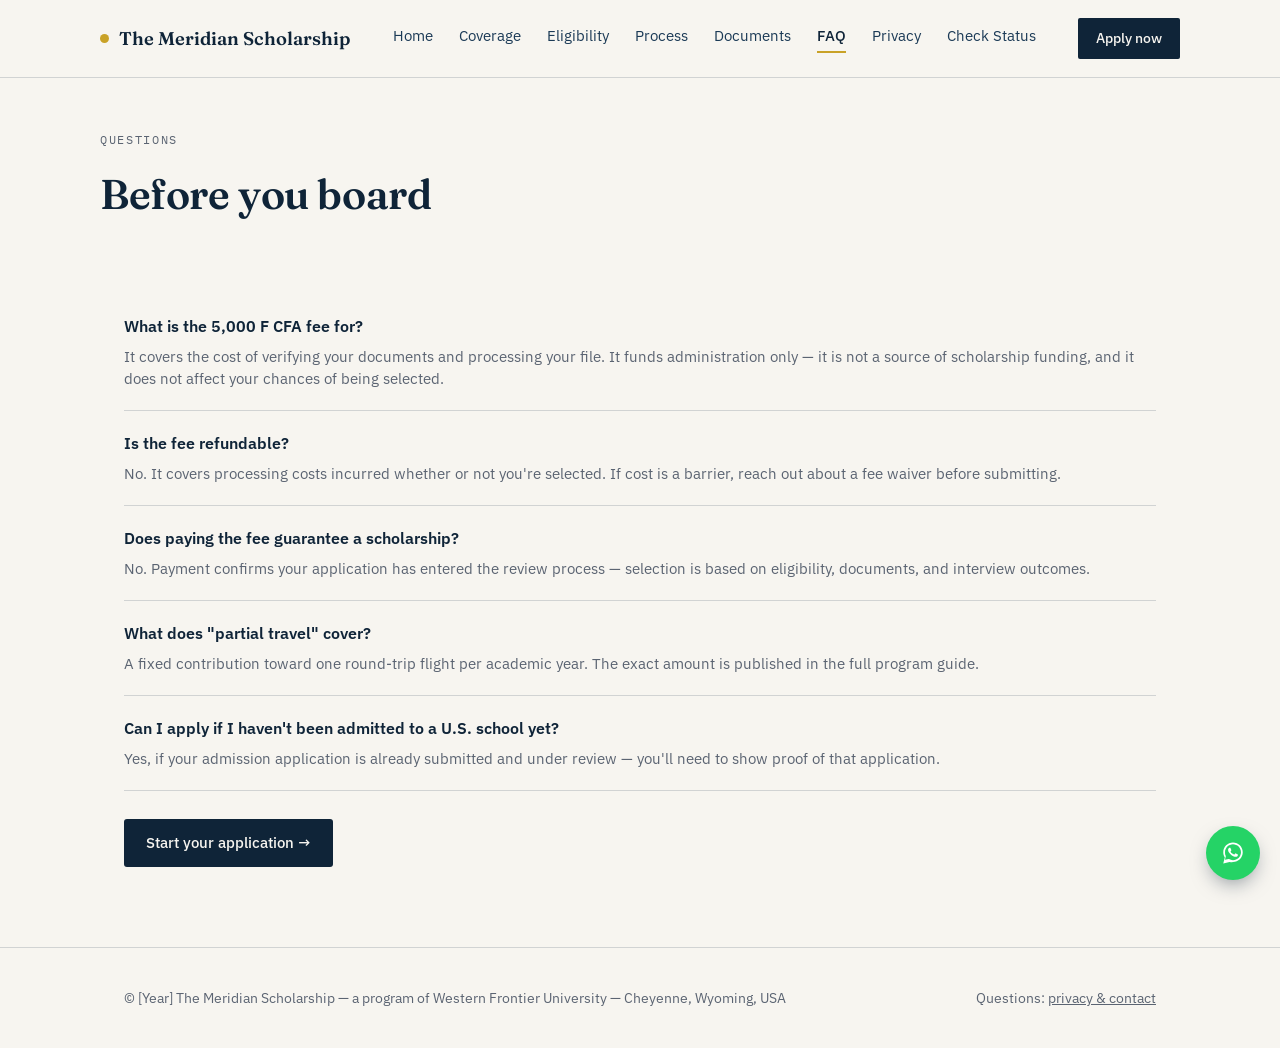
<file: faq.html>
<!DOCTYPE html>
<html lang="en">
<head>
<meta charset="UTF-8">
<meta name="viewport" content="width=device-width, initial-scale=1.0">
<title>FAQ — The Meridian Scholarship (Western Frontier University)</title>
<link rel="stylesheet" href="styles.css">
</head>
<body>

<header class="site">
  <div class="wrap nav">
    <a href="index.html" class="brand"><span class="dot"></span>The Meridian Scholarship</a>
    <nav class="nav-links">
      <a href="index.html">Home</a>
      <a href="coverage.html">Coverage</a>
      <a href="eligibility.html">Eligibility</a>
      <a href="process.html">Process</a>
      <a href="documents.html">Documents</a>
      <a href="faq.html" class="current">FAQ</a>
      <a href="privacy.html">Privacy</a>
      <a href="status.html">Check Status</a>
    </nav>
    <a class="nav-cta" href="apply.html">Apply now</a>
    <button class="nav-burger" onclick="toggleNav()" aria-label="Open menu"><span></span><span></span><span></span></button>
  </div>
  <nav class="nav-mobile" id="navMobile">
    <a href="index.html">Home</a>
    <a href="coverage.html">Coverage</a>
    <a href="eligibility.html">Eligibility</a>
    <a href="process.html">Process</a>
    <a href="documents.html">Documents</a>
    <a href="faq.html" class="current">FAQ</a>
    <a href="privacy.html">Privacy</a>
    <a href="status.html">Check Status</a>
    <a href="apply.html" class="nav-mobile-cta">Apply now</a>
  </nav>
</header>

<div class="page-hero wrap">
  <span class="eyebrow mono">Questions</span>
  <h1>Before you board</h1>
</div>

<section>
  <div class="wrap">
    <div class="faq-item"><h4>What is the 5,000 F CFA fee for?</h4><p>It covers the cost of verifying your documents and processing your file. It funds administration only — it is not a source of scholarship funding, and it does not affect your chances of being selected.</p></div>
    <div class="faq-item"><h4>Is the fee refundable?</h4><p>No. It covers processing costs incurred whether or not you're selected. If cost is a barrier, reach out about a fee waiver before submitting.</p></div>
    <div class="faq-item"><h4>Does paying the fee guarantee a scholarship?</h4><p>No. Payment confirms your application has entered the review process — selection is based on eligibility, documents, and interview outcomes.</p></div>
    <div class="faq-item"><h4>What does "partial travel" cover?</h4><p>A fixed contribution toward one round-trip flight per academic year. The exact amount is published in the full program guide.</p></div>
    <div class="faq-item"><h4>Can I apply if I haven't been admitted to a U.S. school yet?</h4><p>Yes, if your admission application is already submitted and under review — you'll need to show proof of that application.</p></div>
    <div class="btn-row" style="justify-content:flex-start;">
      <a class="btn btn-primary" href="apply.html" style="text-decoration:none;">Start your application →</a>
    </div>
  </div>
</section>

<footer>
  <div class="wrap">
    <span>© [Year] The Meridian Scholarship — a program of Western Frontier University — Cheyenne, Wyoming, USA</span>
    <span>Questions: <a href="privacy.html" style="color:inherit;">privacy & contact</a></span>
  </div>
</footer>

<script src="nav.js"></script>
</body>
</html>
</file>
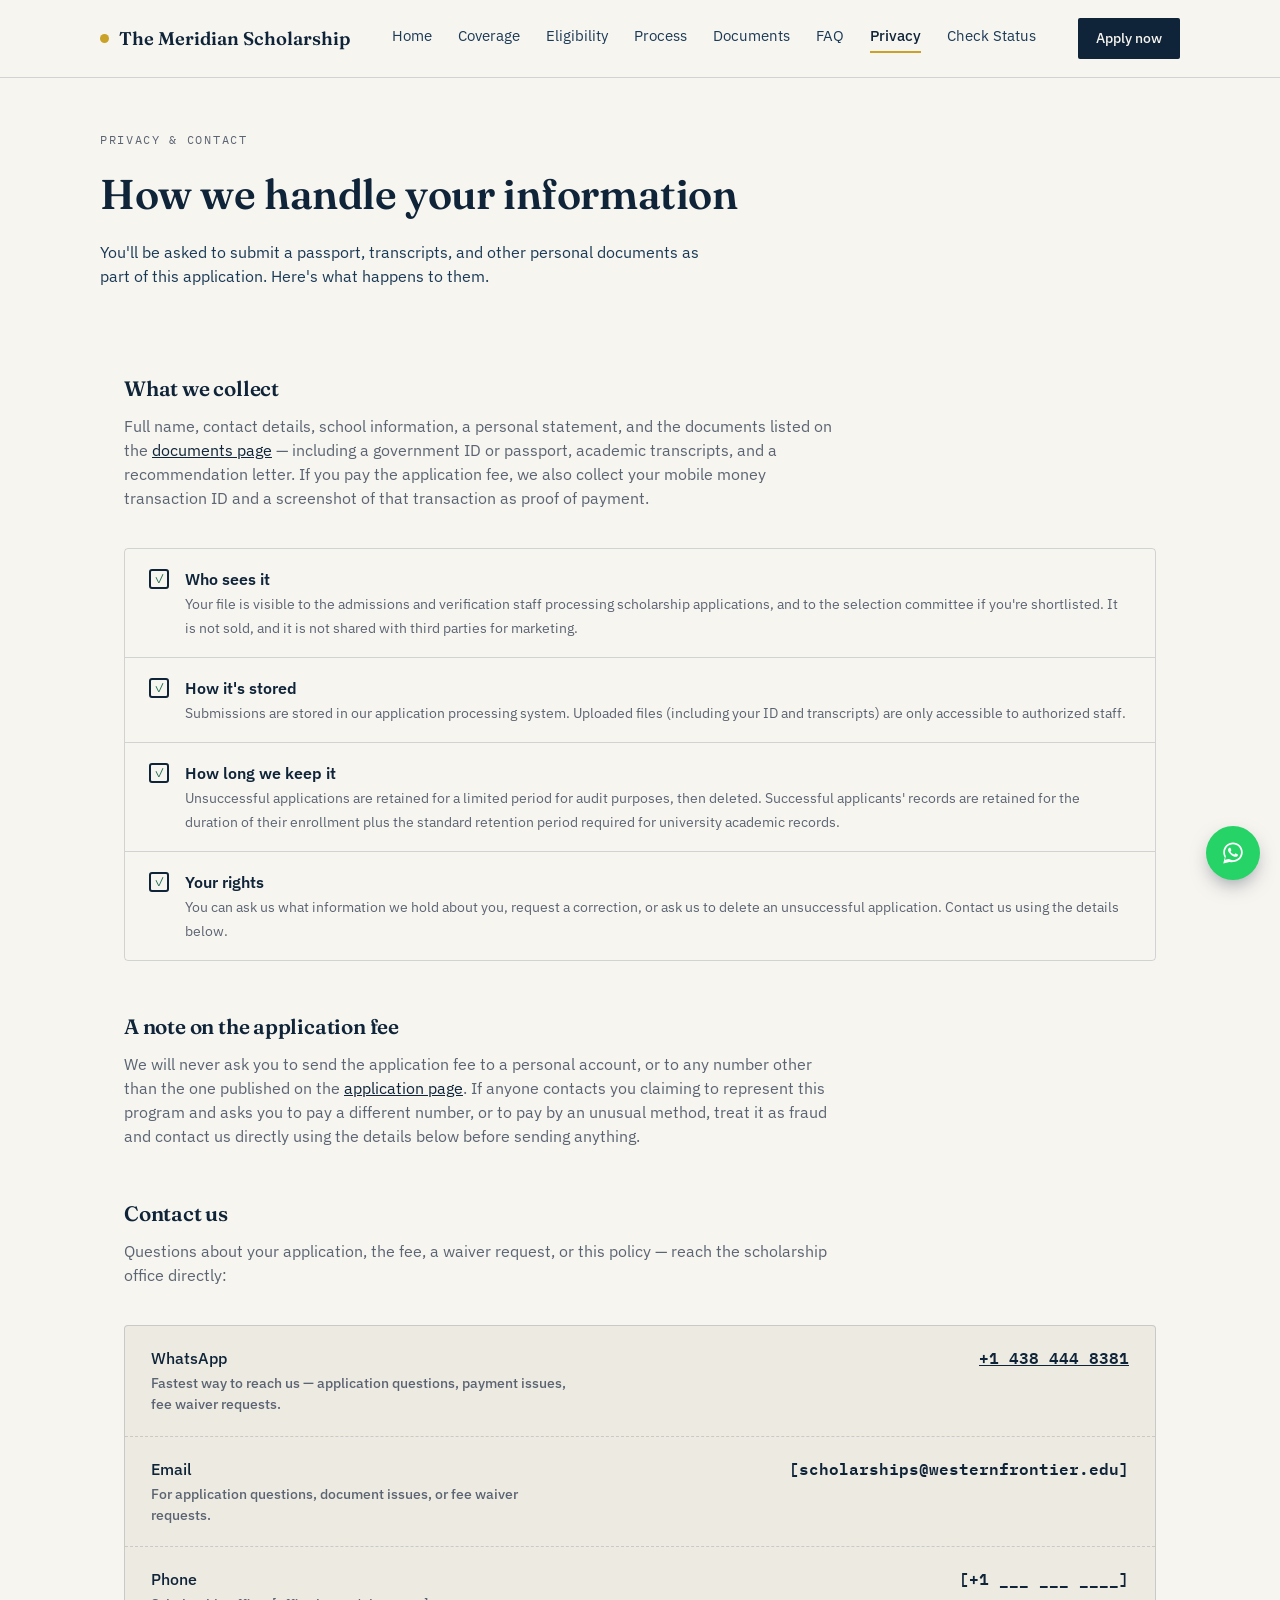
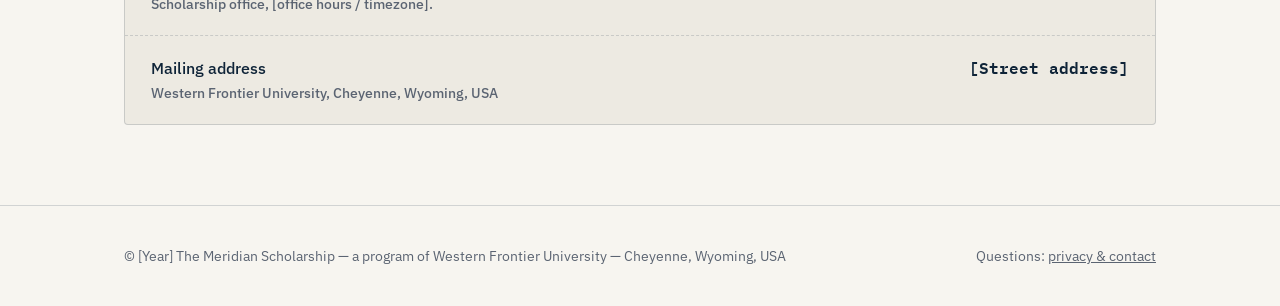
<file: privacy.html>
<!DOCTYPE html>
<html lang="en">
<head>
<meta charset="UTF-8">
<meta name="viewport" content="width=device-width, initial-scale=1.0">
<title>Privacy & Contact — The Meridian Scholarship (Western Frontier University)</title>
<link rel="stylesheet" href="styles.css">
</head>
<body>

<header class="site">
  <div class="wrap nav">
    <a href="index.html" class="brand"><span class="dot"></span>The Meridian Scholarship</a>
    <nav class="nav-links">
      <a href="index.html">Home</a>
      <a href="coverage.html">Coverage</a>
      <a href="eligibility.html">Eligibility</a>
      <a href="process.html">Process</a>
      <a href="documents.html">Documents</a>
      <a href="faq.html">FAQ</a>
      <a href="privacy.html" class="current">Privacy</a>
      <a href="status.html">Check Status</a>
    </nav>
    <a class="nav-cta" href="apply.html">Apply now</a>
    <button class="nav-burger" onclick="toggleNav()" aria-label="Open menu"><span></span><span></span><span></span></button>
  </div>
  <nav class="nav-mobile" id="navMobile">
    <a href="index.html">Home</a>
    <a href="coverage.html">Coverage</a>
    <a href="eligibility.html">Eligibility</a>
    <a href="process.html">Process</a>
    <a href="documents.html">Documents</a>
    <a href="faq.html">FAQ</a>
    <a href="privacy.html" class="current">Privacy</a>
    <a href="status.html">Check Status</a>
    <a href="apply.html" class="nav-mobile-cta">Apply now</a>
  </nav>
</header>

<div class="page-hero wrap">
  <span class="eyebrow mono">Privacy &amp; contact</span>
  <h1>How we handle your information</h1>
  <p class="sub">You'll be asked to submit a passport, transcripts, and other personal documents as part of this application. Here's what happens to them.</p>
</div>

<section>
  <div class="wrap">
    <div class="section-head" style="max-width:720px;">
      <h2 style="font-size:1.3rem;">What we collect</h2>
      <p>Full name, contact details, school information, a personal statement, and the documents listed on the <a href="documents.html" style="color:var(--ink); text-decoration:underline;">documents page</a> — including a government ID or passport, academic transcripts, and a recommendation letter. If you pay the application fee, we also collect your mobile money transaction ID and a screenshot of that transaction as proof of payment.</p>
    </div>

    <div class="declare" style="margin-top:10px;">
      <div class="declare-item"><div class="box">✓</div><div class="txt"><strong>Who sees it</strong><span>Your file is visible to the admissions and verification staff processing scholarship applications, and to the selection committee if you're shortlisted. It is not sold, and it is not shared with third parties for marketing.</span></div></div>
      <div class="declare-item"><div class="box">✓</div><div class="txt"><strong>How it's stored</strong><span>Submissions are stored in our application processing system. Uploaded files (including your ID and transcripts) are only accessible to authorized staff.</span></div></div>
      <div class="declare-item"><div class="box">✓</div><div class="txt"><strong>How long we keep it</strong><span>Unsuccessful applications are retained for a limited period for audit purposes, then deleted. Successful applicants' records are retained for the duration of their enrollment plus the standard retention period required for university academic records.</span></div></div>
      <div class="declare-item"><div class="box">✓</div><div class="txt"><strong>Your rights</strong><span>You can ask us what information we hold about you, request a correction, or ask us to delete an unsuccessful application. Contact us using the details below.</span></div></div>
    </div>

    <div class="section-head" style="max-width:720px; margin-top:50px;">
      <h2 style="font-size:1.3rem;">A note on the application fee</h2>
      <p>We will never ask you to send the application fee to a personal account, or to any number other than the one published on the <a href="apply.html" style="color:var(--ink); text-decoration:underline;">application page</a>. If anyone contacts you claiming to represent this program and asks you to pay a different number, or to pay by an unusual method, treat it as fraud and contact us directly using the details below before sending anything.</p>
    </div>

    <div class="section-head" style="max-width:720px; margin-top:50px;">
      <h2 style="font-size:1.3rem;">Contact us</h2>
      <p>Questions about your application, the fee, a waiver request, or this policy — reach the scholarship office directly:</p>
    </div>
    <div class="fare">
      <div class="fare-row">
        <div class="item">WhatsApp<span class="desc">Fastest way to reach us — application questions, payment issues, fee waiver requests.</span></div>
        <div class="amt" style="color:var(--ink);"><a href="https://wa.me/14384448381" style="color:inherit; text-decoration:underline;">+1 438 444 8381</a></div>
      </div>
      <div class="fare-row">
        <div class="item">Email<span class="desc">For application questions, document issues, or fee waiver requests.</span></div>
        <div class="amt" style="color:var(--ink);">[scholarships@westernfrontier.edu]</div>
      </div>
      <div class="fare-row">
        <div class="item">Phone<span class="desc">Scholarship office, [office hours / timezone].</span></div>
        <div class="amt" style="color:var(--ink);">[+1 ___ ___ ____]</div>
      </div>
      <div class="fare-row">
        <div class="item">Mailing address<span class="desc">Western Frontier University, Cheyenne, Wyoming, USA</span></div>
        <div class="amt" style="color:var(--ink);">[Street address]</div>
      </div>
    </div>
  </div>
</section>

<footer>
  <div class="wrap">
    <span>© [Year] The Meridian Scholarship — a program of Western Frontier University — Cheyenne, Wyoming, USA</span>
    <span>Questions: <a href="privacy.html" style="color:inherit;">privacy & contact</a></span>
  </div>
</footer>

<script src="nav.js"></script>
</body>
</html>
</file>
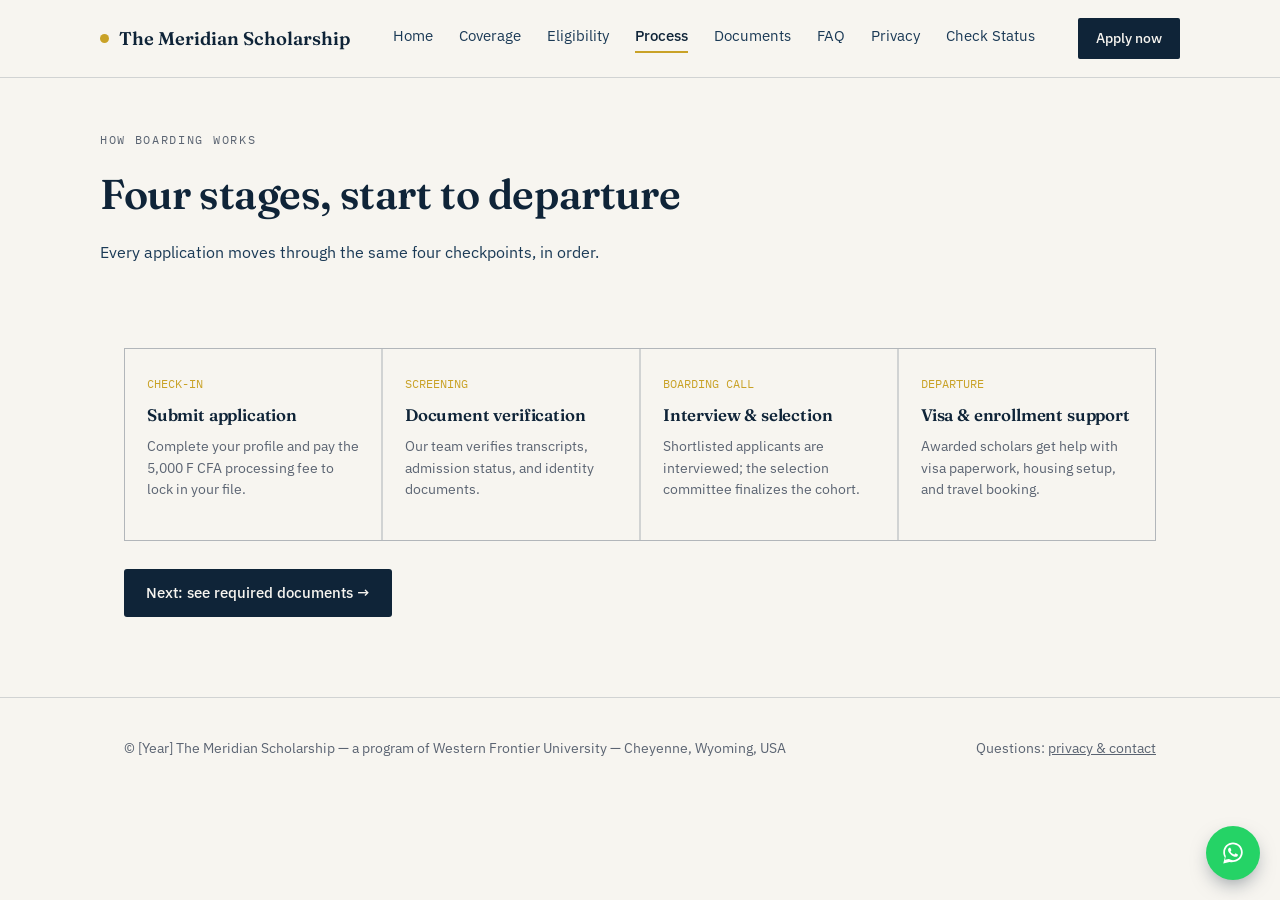
<file: process.html>
<!DOCTYPE html>
<html lang="en">
<head>
<meta charset="UTF-8">
<meta name="viewport" content="width=device-width, initial-scale=1.0">
<title>Process — The Meridian Scholarship (Western Frontier University)</title>
<link rel="stylesheet" href="styles.css">
</head>
<body>

<header class="site">
  <div class="wrap nav">
    <a href="index.html" class="brand"><span class="dot"></span>The Meridian Scholarship</a>
    <nav class="nav-links">
      <a href="index.html">Home</a>
      <a href="coverage.html">Coverage</a>
      <a href="eligibility.html">Eligibility</a>
      <a href="process.html" class="current">Process</a>
      <a href="documents.html">Documents</a>
      <a href="faq.html">FAQ</a>
      <a href="privacy.html">Privacy</a>
      <a href="status.html">Check Status</a>
    </nav>
    <a class="nav-cta" href="apply.html">Apply now</a>
    <button class="nav-burger" onclick="toggleNav()" aria-label="Open menu"><span></span><span></span><span></span></button>
  </div>
  <nav class="nav-mobile" id="navMobile">
    <a href="index.html">Home</a>
    <a href="coverage.html">Coverage</a>
    <a href="eligibility.html">Eligibility</a>
    <a href="process.html" class="current">Process</a>
    <a href="documents.html">Documents</a>
    <a href="faq.html">FAQ</a>
    <a href="privacy.html">Privacy</a>
    <a href="status.html">Check Status</a>
    <a href="apply.html" class="nav-mobile-cta">Apply now</a>
  </nav>
</header>

<div class="page-hero wrap">
  <span class="eyebrow mono">How boarding works</span>
  <h1>Four stages, start to departure</h1>
  <p class="sub">Every application moves through the same four checkpoints, in order.</p>
</div>

<section>
  <div class="wrap">
    <div class="gates">
      <div class="gate"><div class="g-code">CHECK-IN</div><h3>Submit application</h3><p>Complete your profile and pay the 5,000 F CFA processing fee to lock in your file.</p></div>
      <div class="gate"><div class="g-code">SCREENING</div><h3>Document verification</h3><p>Our team verifies transcripts, admission status, and identity documents.</p></div>
      <div class="gate"><div class="g-code">BOARDING CALL</div><h3>Interview & selection</h3><p>Shortlisted applicants are interviewed; the selection committee finalizes the cohort.</p></div>
      <div class="gate"><div class="g-code">DEPARTURE</div><h3>Visa & enrollment support</h3><p>Awarded scholars get help with visa paperwork, housing setup, and travel booking.</p></div>
    </div>
    <div class="btn-row" style="justify-content:flex-start;">
      <a class="btn btn-primary" href="documents.html" style="text-decoration:none;">Next: see required documents →</a>
    </div>
  </div>
</section>

<footer>
  <div class="wrap">
    <span>© [Year] The Meridian Scholarship — a program of Western Frontier University — Cheyenne, Wyoming, USA</span>
    <span>Questions: <a href="privacy.html" style="color:inherit;">privacy & contact</a></span>
  </div>
</footer>

<script src="nav.js"></script>
</body>
</html>
</file>
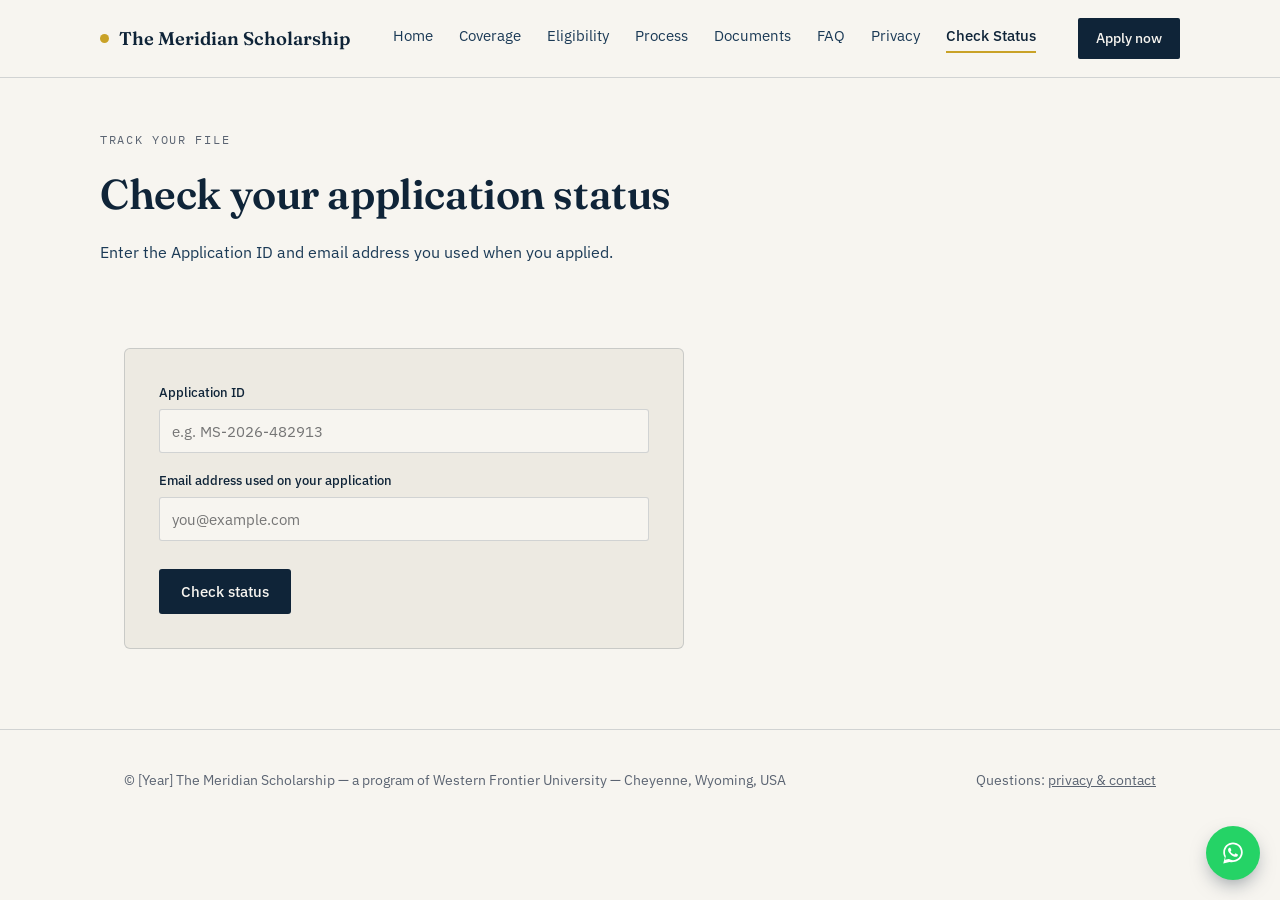
<file: status.html>
<!DOCTYPE html>
<html lang="en">
<head>
<meta charset="UTF-8">
<meta name="viewport" content="width=device-width, initial-scale=1.0">
<title>Check Status — The Meridian Scholarship (Western Frontier University)</title>
<link rel="stylesheet" href="styles.css">
</head>
<body>

<header class="site">
  <div class="wrap nav">
    <a href="index.html" class="brand"><span class="dot"></span>The Meridian Scholarship</a>
    <nav class="nav-links">
      <a href="index.html">Home</a>
      <a href="coverage.html">Coverage</a>
      <a href="eligibility.html">Eligibility</a>
      <a href="process.html">Process</a>
      <a href="documents.html">Documents</a>
      <a href="faq.html">FAQ</a>
      <a href="privacy.html">Privacy</a>
      <a href="status.html" class="current">Check Status</a>
    </nav>
    <a class="nav-cta" href="apply.html">Apply now</a>
    <button class="nav-burger" onclick="toggleNav()" aria-label="Open menu"><span></span><span></span><span></span></button>
  </div>
  <nav class="nav-mobile" id="navMobile">
    <a href="index.html">Home</a>
    <a href="coverage.html">Coverage</a>
    <a href="eligibility.html">Eligibility</a>
    <a href="process.html">Process</a>
    <a href="documents.html">Documents</a>
    <a href="faq.html">FAQ</a>
    <a href="privacy.html">Privacy</a>
    <a href="status.html" class="current">Check Status</a>
    <a href="apply.html" class="nav-mobile-cta">Apply now</a>
  </nav>
</header>

<div class="page-hero wrap">
  <span class="eyebrow mono">Track your file</span>
  <h1>Check your application status</h1>
  <p class="sub">Enter the Application ID and email address you used when you applied.</p>
</div>

<section>
  <div class="wrap">
    <div class="app-shell" style="max-width:560px;">
      <div class="app-body">
        <div class="field"><label for="statusId">Application ID</label><input type="text" id="statusId" placeholder="e.g. MS-2026-482913"></div>
        <div class="field"><label for="statusEmail">Email address used on your application</label><input type="email" id="statusEmail" placeholder="you@example.com"></div>
        <div class="btn-row" style="justify-content:flex-start;">
          <button class="btn btn-primary" onclick="checkStatus()">Check status</button>
        </div>

        <div id="statusResult" style="margin-top:28px; display:none;"></div>
      </div>
    </div>
  </div>
</section>

<footer>
  <div class="wrap">
    <span>© [Year] The Meridian Scholarship — a program of Western Frontier University — Cheyenne, Wyoming, USA</span>
    <span>Questions: <a href="privacy.html" style="color:inherit;">privacy &amp; contact</a></span>
  </div>
</footer>

<script src="nav.js"></script>
<script>
  const STATUS_LABELS = {
    submitted: "Boarding pending — payment & document verification in progress",
    payment_verified: "Payment verified — document review in progress",
    under_review: "Documents verified — awaiting interview / committee decision",
    awarded: "Awarded — check your email for next steps",
    not_selected: "Not selected this cycle",
  };

  async function checkStatus(){
    const id = document.getElementById('statusId').value.trim();
    const email = document.getElementById('statusEmail').value.trim();
    const resultBox = document.getElementById('statusResult');

    if(!id || !email){
      resultBox.style.display = 'block';
      resultBox.innerHTML = '<p class="notice"><strong>Enter both your Application ID and email to check status.</strong></p>';
      return;
    }

    resultBox.style.display = 'block';
    resultBox.innerHTML = '<p class="notice">Checking…</p>';

    try{
      const res = await fetch('/api/check-status?id=' + encodeURIComponent(id) + '&email=' + encodeURIComponent(email));
      const data = await res.json();

      if(!data.found){
        resultBox.innerHTML = '<p class="notice"><strong>No matching application found.</strong> Double-check your Application ID and the email address you applied with, or contact us if you believe this is an error.</p>';
        return;
      }

      const label = STATUS_LABELS[data.status] || data.status;
      const submitted = data.submittedAt ? new Date(data.submittedAt).toLocaleDateString() : '—';

      resultBox.innerHTML = `
        <div class="ticket" style="margin-top:0;">
          <div class="ticket-main">
            <div class="route">
              <div><div class="city">Application</div><div class="code mono">${id}</div></div>
              <div class="arc"></div>
              <div><div class="city">Status</div><div class="code mono">CURRENT</div></div>
            </div>
            <div class="ticket-fields">
              <div><div class="f-label">Submitted</div><div class="f-value">${submitted}</div></div>
              <div><div class="f-label">Current stage</div><div class="f-value">${label}</div></div>
            </div>
          </div>
        </div>`;
    }catch(err){
      resultBox.innerHTML = '<p class="notice"><strong>Something went wrong checking your status.</strong> Please try again in a moment, or contact us.</p>';
    }
  }
</script>

</body>
</html>
</file>
<file: styles.css>
@import url('https://fonts.googleapis.com/css2?family=Fraunces:opsz,wght@9..144,400;9..144,500;9..144,600;9..144,700&family=IBM+Plex+Sans:wght@400;500;600&family=IBM+Plex+Mono:wght@400;500;600&display=swap');

:root{
  --ink:#0F2438;
  --ink-soft:#1B3A56;
  --paper:#F7F5F0;
  --paper-dim:#EDEAE2;
  --gold:#C9A227;
  --green:#1F6F54;
  --red:#B3402F;
  --slate:#5B6472;
  --line: rgba(15,36,56,0.16);
  --radius: 2px;
}
*{box-sizing:border-box;}
html{scroll-behavior:smooth;}
@media (prefers-reduced-motion: reduce){
  html{scroll-behavior:auto;}
  *{animation-duration:0.01ms !important; animation-iteration-count:1 !important; transition-duration:0.01ms !important;}
}
body{
  margin:0;
  background:var(--paper);
  color:var(--ink);
  font-family:'IBM Plex Sans', sans-serif;
  line-height:1.5;
}
h1,h2,h3{
  font-family:'Fraunces', serif;
  margin:0;
  letter-spacing:-0.01em;
}
.mono{ font-family:'IBM Plex Mono', monospace; letter-spacing:0.02em; }
a{ color:inherit; }
button{ font-family:inherit; cursor:pointer; }
:focus-visible{ outline:3px solid var(--gold); outline-offset:2px; }

.wrap{ max-width:1080px; margin:0 auto; padding:0 24px; }

/* ---------- NAV ---------- */
header.site{
  position:sticky; top:0; z-index:40;
  background:var(--paper); border-bottom:1px solid var(--line);
}
.nav{ display:flex; align-items:center; justify-content:space-between; padding:18px 0; }
.brand{ display:flex; align-items:center; gap:10px; font-family:'Fraunces',serif; font-weight:600; font-size:1.15rem; text-decoration:none; }
.brand .dot{ width:9px; height:9px; background:var(--gold); border-radius:50%; display:inline-block; }
.nav-links{ display:flex; gap:26px; font-size:0.92rem; }
.nav-links a{ text-decoration:none; color:var(--ink-soft); padding-bottom:4px; border-bottom:2px solid transparent; }
.nav-links a.current{ color:var(--ink); border-bottom-color:var(--gold); font-weight:500; }
.nav-cta{
  background:var(--ink); color:var(--paper); border:none; padding:10px 18px;
  font-size:0.88rem; font-weight:500; border-radius:var(--radius); text-decoration:none; display:inline-block;
}
.nav-burger{
  display:none; flex-direction:column; justify-content:center; gap:5px;
  width:38px; height:38px; border:1px solid var(--line); border-radius:3px; background:var(--paper);
}
.nav-burger span{ display:block; width:18px; height:2px; background:var(--ink); margin:0 auto; }
.nav-mobile{ display:none; flex-direction:column; border-top:1px solid var(--line); padding:14px 0; }
.nav-mobile a{
  padding:12px 24px; text-decoration:none; color:var(--ink-soft); font-size:0.95rem; border-bottom:1px solid var(--line);
}
.nav-mobile a:last-child{ border-bottom:none; }
.nav-mobile a.current{ color:var(--ink); font-weight:600; }
.nav-mobile.open{ display:flex; }
.nav-mobile a.nav-mobile-cta{ font-weight:600; color:var(--ink); }
@media (max-width:780px){
  .nav-links{ display:none; }
  .nav-burger{ display:flex; }
  .nav-cta{ display:none; }
}

/* ---------- PAGE HERO (small, for interior pages) ---------- */
.page-hero{ padding:48px 0 8px; }
.eyebrow{
  display:inline-block; font-size:0.75rem; color:var(--slate);
  text-transform:uppercase; letter-spacing:0.14em; margin-bottom:14px;
}
.page-hero h1{ font-size:clamp(1.9rem, 4vw, 2.6rem); font-weight:600; max-width:720px; }
.page-hero p.sub{ max-width:600px; color:var(--ink-soft); font-size:1.02rem; margin-top:14px; }

/* ---------- HOME HERO / BOARDING PASS ---------- */
.hero{ padding:56px 0 40px; }
.hero h1{ font-size:clamp(2.1rem, 4.5vw, 3.4rem); max-width:820px; font-weight:600; }
.hero p.sub{ max-width:600px; color:var(--ink-soft); font-size:1.05rem; margin-top:16px; }

.ticket{
  margin-top:44px;
  background:var(--ink);
  color:var(--paper);
  border-radius:6px;
  display:grid;
  grid-template-columns: 1fr 220px;
  overflow:hidden;
  box-shadow: 0 18px 40px -20px rgba(15,36,56,0.55);
}
.ticket-main{ padding:32px 34px; position:relative; }
.ticket-main::after{
  content:""; position:absolute; right:0; top:0; bottom:0; width:1px;
  background-image: linear-gradient(var(--paper) 50%, transparent 0%);
  background-size: 1px 14px; opacity:0.35;
}
.route{ display:flex; align-items:center; gap:18px; margin-bottom:22px; }
.route .city{ font-family:'Fraunces',serif; font-size:1.5rem; }
.route .code{ font-size:0.7rem; color:var(--gold); text-transform:uppercase; letter-spacing:0.12em; margin-top:2px; }
.route .arc{ flex:1; height:1px; background:linear-gradient(90deg, rgba(247,245,240,0.15), rgba(201,162,39,0.8), rgba(247,245,240,0.15)); position:relative; }
.route .arc::after{ content:"✈"; position:absolute; top:-11px; left:50%; transform:translateX(-50%); font-size:0.85rem; color:var(--gold); }

.ticket-fields{ display:grid; grid-template-columns:repeat(4, 1fr); gap:22px; }
.ticket-fields .f-label{ font-size:0.65rem; text-transform:uppercase; letter-spacing:0.12em; color:rgba(247,245,240,0.55); margin-bottom:6px; }
.ticket-fields .f-value{ font-size:0.95rem; font-weight:500; }

.ticket-stub{
  background:var(--gold); color:var(--ink); padding:32px 26px;
  display:flex; flex-direction:column; justify-content:space-between;
  position:relative;
}
.ticket-stub::before{
  content:""; position:absolute; left:-9px; top:50%; transform:translateY(-50%);
  width:18px; height:18px; background:var(--paper); border-radius:50%;
}
.stub-label{ font-size:0.65rem; text-transform:uppercase; letter-spacing:0.12em; opacity:0.75; }
.stub-big{ font-family:'Fraunces',serif; font-size:2.4rem; line-height:1; margin-top:4px; }
.stub-cta{
  margin-top:20px; background:var(--ink); color:var(--paper); border:none;
  padding:12px 16px; font-size:0.85rem; font-weight:500; border-radius:var(--radius);
  width:100%; text-decoration:none; text-align:center; display:block;
}
@media (max-width:640px){ .ticket{ grid-template-columns:1fr; } .ticket-fields{ grid-template-columns:repeat(2,1fr); } }

/* ---------- SECTION SHELL ---------- */
section{ padding:60px 0; }
.section-head{ margin-bottom:38px; max-width:640px; }
.section-head .eyebrow{ margin-bottom:10px; }
.section-head h2{ font-size:clamp(1.6rem,3vw,2.1rem); font-weight:600; }
.section-head p{ color:var(--slate); margin-top:10px; }

/* ---------- FARE / COVERAGE ---------- */
.fare{ background:var(--paper-dim); border:1px solid var(--line); border-radius:4px; }
.fare-row{
  display:flex; justify-content:space-between; align-items:baseline;
  padding:20px 26px; border-bottom:1px dashed var(--line);
}
.fare-row:last-child{ border-bottom:none; }
.fare-row .item{ font-weight:500; }
.fare-row .desc{ display:block; color:var(--slate); font-size:0.88rem; margin-top:3px; max-width:420px; }
.fare-row .amt{ font-family:'IBM Plex Mono',monospace; color:var(--green); font-weight:600; white-space:nowrap; padding-left:20px;}
.fare-row .amt.partial{ color:var(--gold); }
.fare-total{ display:flex; justify-content:space-between; padding:20px 26px; background:var(--ink); color:var(--paper); border-radius:0 0 4px 4px; }
.fare-total .amt{ font-family:'IBM Plex Mono',monospace; font-weight:600; }

/* ---------- CHECKLIST / ELIGIBILITY ---------- */
.declare{ border:1px solid var(--line); border-radius:4px; overflow:hidden; }
.declare-item{
  display:flex; gap:16px; padding:18px 24px; border-bottom:1px solid var(--line); align-items:flex-start;
}
.declare-item:last-child{ border-bottom:none; }
.declare-item .box{
  flex:none; width:20px; height:20px; border:2px solid var(--ink); margin-top:2px; border-radius:3px;
  display:flex; align-items:center; justify-content:center; font-size:0.75rem; color:var(--green);
}
.declare-item .txt strong{ display:block; font-weight:600; }
.declare-item .txt span{ color:var(--slate); font-size:0.9rem; }

/* ---------- PROCESS / GATES ---------- */
.gates{ display:grid; grid-template-columns:repeat(4,1fr); gap:2px; background:var(--line); border:1px solid var(--line); }
.gate{ background:var(--paper); padding:26px 22px; }
.gate .g-code{ font-family:'IBM Plex Mono',monospace; font-size:0.75rem; color:var(--gold); }
.gate h3{ font-size:1.05rem; margin-top:10px; font-weight:600; }
.gate p{ color:var(--slate); font-size:0.88rem; margin-top:8px; }
@media (max-width:800px){ .gates{ grid-template-columns:1fr 1fr; } }
@media (max-width:480px){ .gates{ grid-template-columns:1fr; } }

/* ---------- DOCUMENTS ---------- */
.docs-grid{ display:grid; grid-template-columns:repeat(2,1fr); gap:14px; }
.doc-card{ border:1px solid var(--line); padding:18px 20px; border-radius:4px; background:var(--paper-dim); }
.doc-card .n{ font-family:'IBM Plex Mono',monospace; font-size:0.72rem; color:var(--slate); }
.doc-card h4{ margin:6px 0 4px; font-size:0.98rem; }
.doc-card p{ margin:0; color:var(--slate); font-size:0.85rem; }
@media (max-width:640px){ .docs-grid{ grid-template-columns:1fr; } }

/* ---------- APPLICATION FORM ---------- */
.app-shell{ border:1px solid var(--line); border-radius:6px; background:var(--paper-dim); overflow:hidden; }
.app-steps{ display:flex; background:var(--ink); }
.app-step{ flex:1; padding:14px 12px; text-align:center; font-size:0.78rem; color:rgba(247,245,240,0.45); border-right:1px solid rgba(247,245,240,0.12); }
.app-step:last-child{ border-right:none; }
.app-step.active{ color:var(--paper); background:var(--ink-soft); }
.app-step.done{ color:var(--gold); }
.app-body{ padding:34px; }
.field{ margin-bottom:18px; }
.field label{ display:block; font-size:0.82rem; font-weight:500; margin-bottom:6px; }
.field .hint{ font-size:0.78rem; color:var(--slate); margin-top:4px; }
.field input[type=text], .field input[type=email], .field input[type=tel], .field select, .field textarea{
  width:100%; padding:11px 12px; border:1px solid var(--line); border-radius:3px; background:var(--paper);
  font-family:inherit; font-size:0.95rem; color:var(--ink);
}
.field textarea{ resize:vertical; min-height:80px; }
.row2{ display:grid; grid-template-columns:1fr 1fr; gap:16px; }
@media (max-width:600px){ .row2{ grid-template-columns:1fr; } }

.hidden-field{ position:absolute; left:-9999px; }

.whatsapp-float{
  position:fixed; right:20px; bottom:20px; z-index:60;
  width:54px; height:54px; border-radius:50%; background:#25D366; color:#fff;
  display:flex; align-items:center; justify-content:center;
  box-shadow:0 8px 20px -6px rgba(15,36,56,0.5); text-decoration:none;
}
.whatsapp-float:hover{ filter:brightness(1.05); }

.upload{
  border:1.5px dashed var(--slate); border-radius:4px; padding:16px; display:flex;
  align-items:center; justify-content:space-between; gap:12px; background:var(--paper);
}
.upload input[type=file]{ font-size:0.82rem; max-width:100%; }
.upload .status{ font-size:0.78rem; color:var(--green); font-weight:500; white-space:nowrap; }

.pay-methods{ display:flex; gap:12px; margin-top:6px; flex-wrap:wrap; }
.pay-method{
  border:1.5px solid var(--line); padding:12px 16px; border-radius:4px; font-size:0.88rem;
  background:var(--paper); flex:1; min-width:160px; text-align:center; font-weight:500;
}
.pay-method.selected{ border-color:var(--ink); background:var(--ink); color:var(--paper); }

.dial-box{
  margin-top:20px; border:1.5px solid var(--ink); border-radius:4px; padding:22px 24px; background:var(--paper);
}
.dial-label{ font-size:0.78rem; text-transform:uppercase; letter-spacing:0.1em; color:var(--slate); margin-bottom:10px; }
.dial-code{
  font-size:1.4rem; font-weight:600; color:var(--ink); background:var(--paper-dim);
  padding:14px 16px; border-radius:3px; display:inline-block; letter-spacing:0.03em;
}
.dial-copy{
  margin-left:12px; background:var(--ink); color:var(--paper); border:none; padding:10px 16px;
  border-radius:3px; font-size:0.82rem; font-weight:500; vertical-align:middle;
}
.dial-steps{ margin:16px 0 0; padding-left:20px; color:var(--slate); font-size:0.88rem; }
.dial-steps li{ margin-bottom:8px; }
.dial-steps strong{ color:var(--ink); }
@media (max-width:480px){ .dial-copy{ display:block; margin:12px 0 0; } }

.review-list{ list-style:none; padding:0; margin:0; }
.review-list li{ display:flex; justify-content:space-between; padding:9px 0; border-bottom:1px solid var(--line); font-size:0.9rem; }
.review-list li span:first-child{ color:var(--slate); }

.fee-box{
  margin-top:22px; background:var(--ink); color:var(--paper); border-radius:4px; padding:20px 22px;
  display:flex; justify-content:space-between; align-items:center; flex-wrap:wrap; gap:10px;
}
.fee-box .amt{ font-family:'IBM Plex Mono',monospace; font-size:1.3rem; color:var(--gold); }

.btn-row{ display:flex; justify-content:space-between; margin-top:28px; gap:12px; }
.btn{ border:none; padding:13px 22px; border-radius:3px; font-size:0.92rem; font-weight:500; }
.btn-primary{ background:var(--ink); color:var(--paper); }
.btn-ghost{ background:transparent; color:var(--ink); border:1px solid var(--line); }
.btn:disabled{ opacity:0.4; cursor:not-allowed; }

.notice{ font-size:0.8rem; color:var(--slate); margin-top:14px; line-height:1.6; }
.notice strong{ color:var(--ink); }

.confirm-id{ font-family:'IBM Plex Mono',monospace; font-size:0.95rem; letter-spacing:0.05em; color:var(--gold); }

/* ---------- FAQ ---------- */
.faq-item{ border-bottom:1px solid var(--line); padding:20px 0; }
.faq-item h4{ margin:0 0 8px; font-size:1rem; font-weight:600; }
.faq-item p{ margin:0; color:var(--slate); font-size:0.92rem; }

/* ---------- CROSS-LINK CARDS (home page) ---------- */
.link-grid{ display:grid; grid-template-columns:repeat(3,1fr); gap:2px; background:var(--line); border:1px solid var(--line); }
.link-card{ background:var(--paper); padding:26px 24px; text-decoration:none; color:var(--ink); display:block; }
.link-card .n{ font-family:'IBM Plex Mono',monospace; font-size:0.72rem; color:var(--gold); }
.link-card h3{ font-size:1.05rem; margin-top:10px; font-weight:600; }
.link-card p{ color:var(--slate); font-size:0.87rem; margin-top:8px; }
.link-card .go{ font-size:0.82rem; color:var(--ink-soft); margin-top:14px; font-weight:500; }
@media (max-width:800px){ .link-grid{ grid-template-columns:1fr 1fr; } }
@media (max-width:480px){ .link-grid{ grid-template-columns:1fr; } }

/* ---------- DESTINATION PHOTOS ---------- */
.destination{ display:grid; grid-template-columns: 1.3fr 1fr; gap:2px; background:var(--line); border:1px solid var(--line); border-radius:4px; overflow:hidden; }
.destination .photo{ position:relative; min-height:340px; background-size:cover; background-position:center; }
.destination .photo .credit{
  position:absolute; right:10px; bottom:8px; font-size:0.68rem; color:rgba(247,245,240,0.85);
  background:rgba(15,36,56,0.55); padding:3px 8px; border-radius:2px;
}
.destination .copy{ background:var(--paper); padding:34px 32px; display:flex; flex-direction:column; justify-content:center; }
.destination .copy h3{ font-size:1.3rem; font-weight:600; margin-bottom:12px; }
.destination .copy p{ color:var(--slate); font-size:0.92rem; margin:0 0 10px; }
.destination .copy ul{ margin:14px 0 0; padding-left:18px; color:var(--slate); font-size:0.88rem; }
.destination .copy li{ margin-bottom:6px; }
@media (max-width:760px){ .destination{ grid-template-columns:1fr; } .destination .photo{ min-height:220px; } }

/* ---------- COUNTDOWN ---------- */
.countdown{
  margin-top:16px; background:var(--ink); border-radius:4px; padding:22px 28px;
  display:flex; align-items:center; justify-content:space-between; flex-wrap:wrap; gap:16px;
}
.countdown .cd-label{ color:rgba(247,245,240,0.7); font-size:0.78rem; text-transform:uppercase; letter-spacing:0.12em; }
.countdown .cd-units{ display:flex; gap:22px; }
.countdown .cd-unit{ text-align:center; min-width:52px; }
.countdown .cd-num{ font-family:'IBM Plex Mono',monospace; font-size:1.7rem; font-weight:600; color:var(--gold); line-height:1; }
.countdown .cd-word{ font-size:0.68rem; text-transform:uppercase; letter-spacing:0.1em; color:rgba(247,245,240,0.6); margin-top:4px; }
.countdown.closed .cd-num{ color:var(--red); }
@media (max-width:560px){ .countdown .cd-units{ gap:14px; } .countdown .cd-num{ font-size:1.3rem; } }

/* ---------- TESTIMONIALS ---------- */
.testimonial-grid{ display:grid; grid-template-columns:repeat(3,1fr); gap:2px; background:var(--line); border:1px solid var(--line); }
.testimonial-card{ background:var(--paper); padding:28px 26px; display:flex; flex-direction:column; }
.t-avatar{
  width:48px; height:48px; border-radius:50%; background:var(--ink); color:var(--gold);
  display:flex; align-items:center; justify-content:center; font-family:'Fraunces',serif; font-weight:600; font-size:1.05rem;
  flex:none;
}
.t-head{ display:flex; align-items:center; gap:14px; margin-bottom:16px; }
.t-name{ font-weight:600; font-size:0.95rem; }
.t-role{ font-size:0.8rem; color:var(--slate); }
.testimonial-card p.t-quote{ color:var(--ink-soft); font-size:0.92rem; font-style:italic; margin:0; flex:1; }
.t-placeholder-flag{ margin-top:14px; font-size:0.72rem; color:var(--gold); text-transform:uppercase; letter-spacing:0.08em; }
@media (max-width:820px){ .testimonial-grid{ grid-template-columns:1fr 1fr; } }
@media (max-width:560px){ .testimonial-grid{ grid-template-columns:1fr; } }

/* ---------- REVIEWS ---------- */
.reviews-summary{ display:flex; align-items:baseline; gap:14px; margin-bottom:28px; flex-wrap:wrap; }
.reviews-score{ font-family:'Fraunces',serif; font-size:2.6rem; font-weight:600; }
.reviews-stars{ color:var(--gold); font-size:1.1rem; letter-spacing:2px; }
.reviews-count{ color:var(--slate); font-size:0.88rem; }
.review-grid{ display:grid; grid-template-columns:repeat(3,1fr); gap:2px; background:var(--line); border:1px solid var(--line); }
.review-card{ background:var(--paper); padding:26px 24px; }
.review-card .stars{ color:var(--gold); font-size:0.95rem; letter-spacing:2px; margin-bottom:10px; }
.review-card p.r-quote{ color:var(--ink-soft); font-size:0.9rem; margin:0 0 14px; }
.review-card .r-name{ font-weight:600; font-size:0.88rem; }
.review-card .r-flag{ margin-top:10px; font-size:0.7rem; color:var(--gold); text-transform:uppercase; letter-spacing:0.08em; }
@media (max-width:820px){ .review-grid{ grid-template-columns:1fr 1fr; } }
@media (max-width:560px){ .review-grid{ grid-template-columns:1fr; } }

/* ---------- ELIGIBILITY QUIZ ---------- */
.quiz-shell{ border:1px solid var(--line); border-radius:6px; background:var(--paper-dim); padding:30px 32px; }
.quiz-q{ margin-bottom:22px; }
.quiz-q .q-text{ font-weight:500; margin-bottom:10px; font-size:0.95rem; }
.quiz-options{ display:flex; gap:10px; flex-wrap:wrap; }
.quiz-opt{
  border:1.5px solid var(--line); padding:9px 16px; border-radius:20px; font-size:0.85rem;
  background:var(--paper); cursor:pointer; user-select:none;
}
.quiz-opt.selected{ border-color:var(--ink); background:var(--ink); color:var(--paper); }
.quiz-result{ margin-top:10px; padding:20px 22px; border-radius:4px; display:none; }
.quiz-result.eligible{ background:rgba(31,111,84,0.1); border:1px solid var(--green); display:block; }
.quiz-result.not-eligible{ background:rgba(179,64,47,0.08); border:1px solid var(--red); display:block; }
.quiz-result.unsure{ background:rgba(201,162,39,0.1); border:1px solid var(--gold); display:block; }
.quiz-result h4{ margin:0 0 6px; font-size:1rem; }
.quiz-result p{ margin:0; font-size:0.88rem; color:var(--ink-soft); }

footer{ padding:40px 0; color:var(--slate); font-size:0.85rem; border-top:1px solid var(--line); margin-top:20px; }
footer .wrap{ display:flex; justify-content:space-between; flex-wrap:wrap; gap:12px; }
</file>
